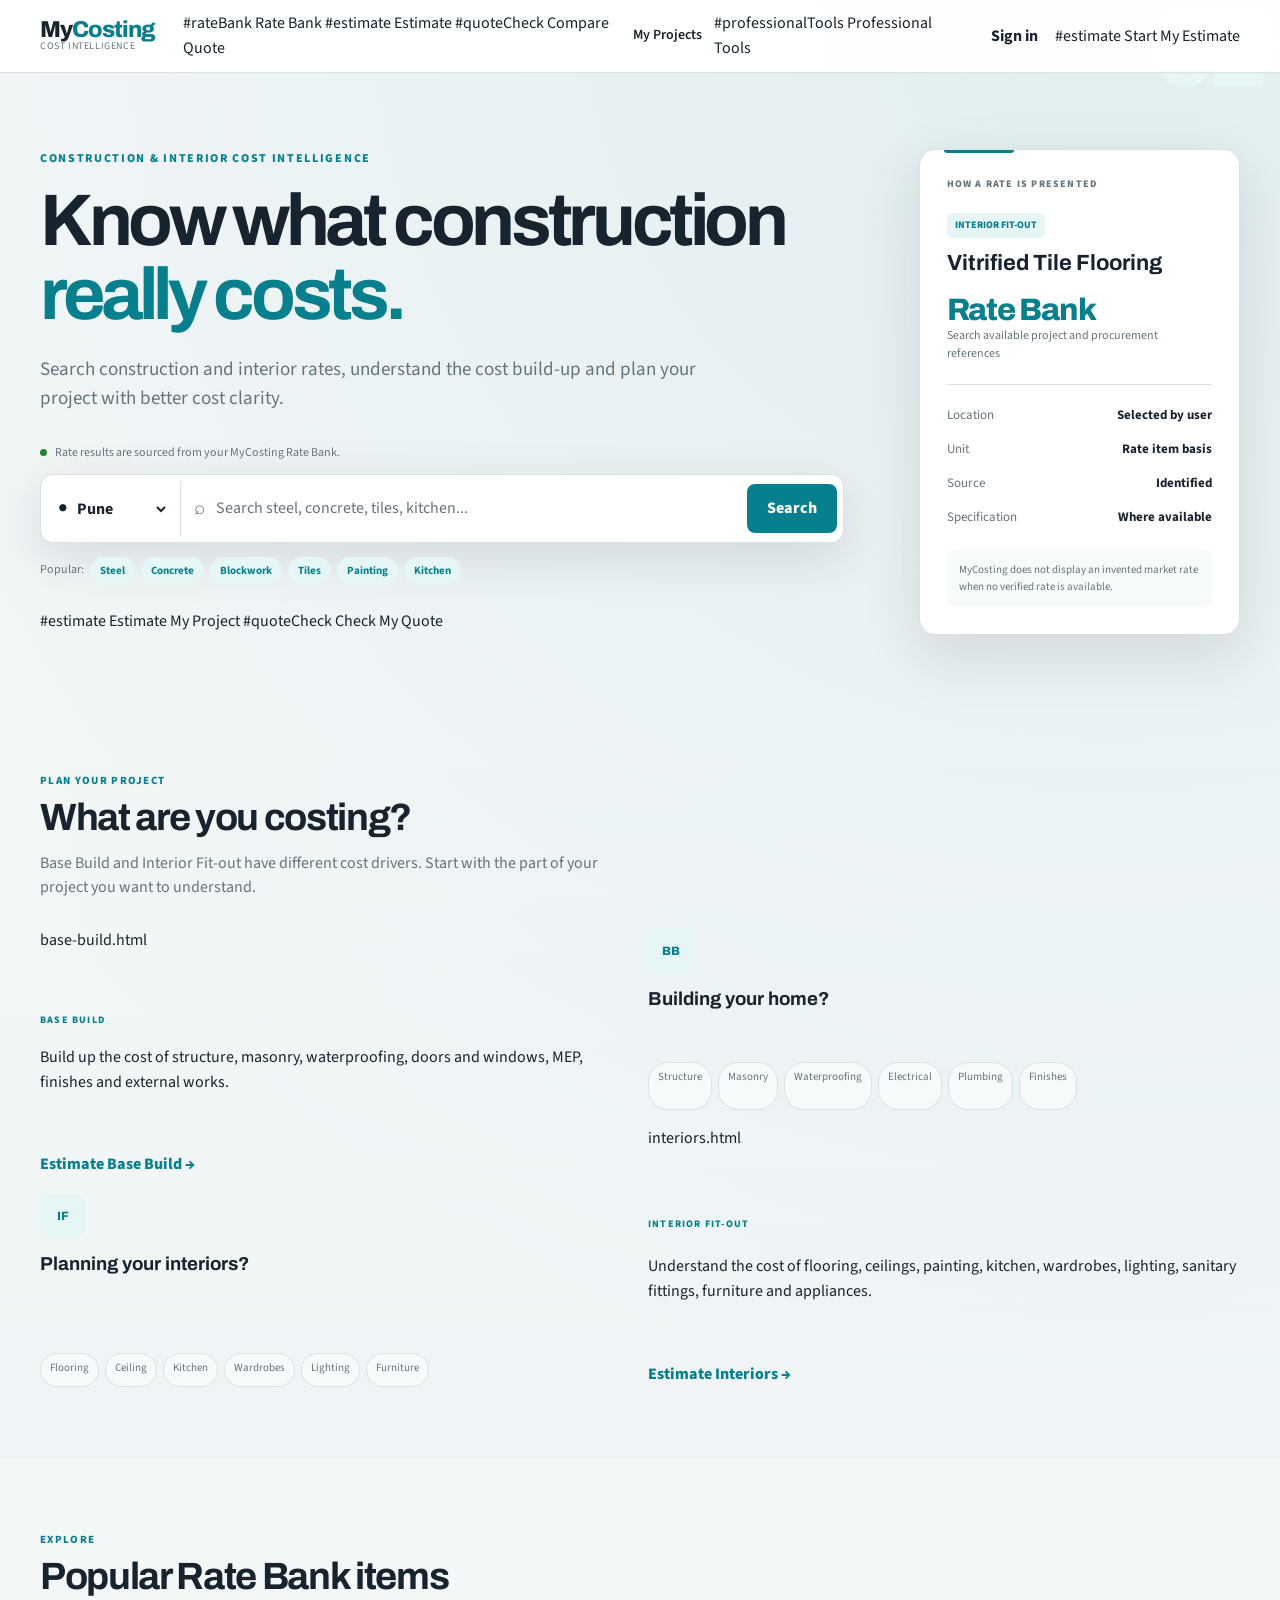
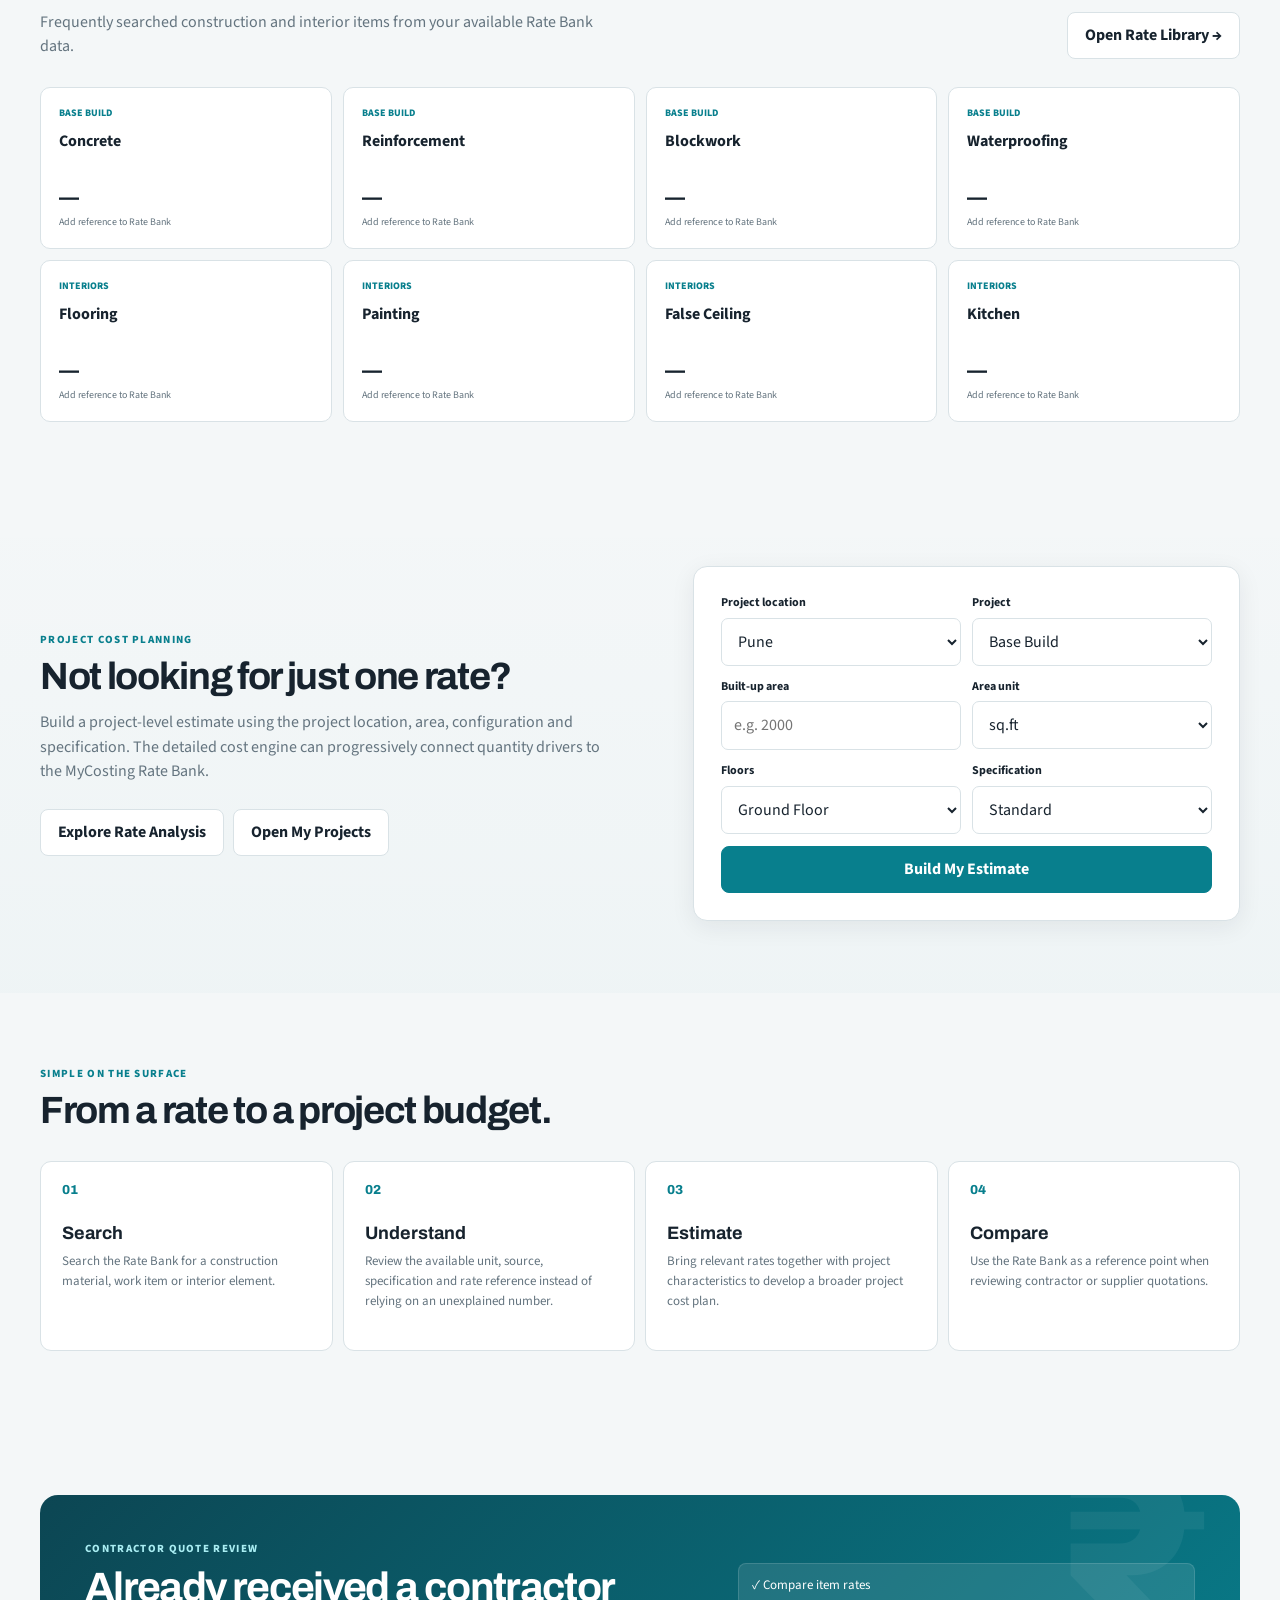
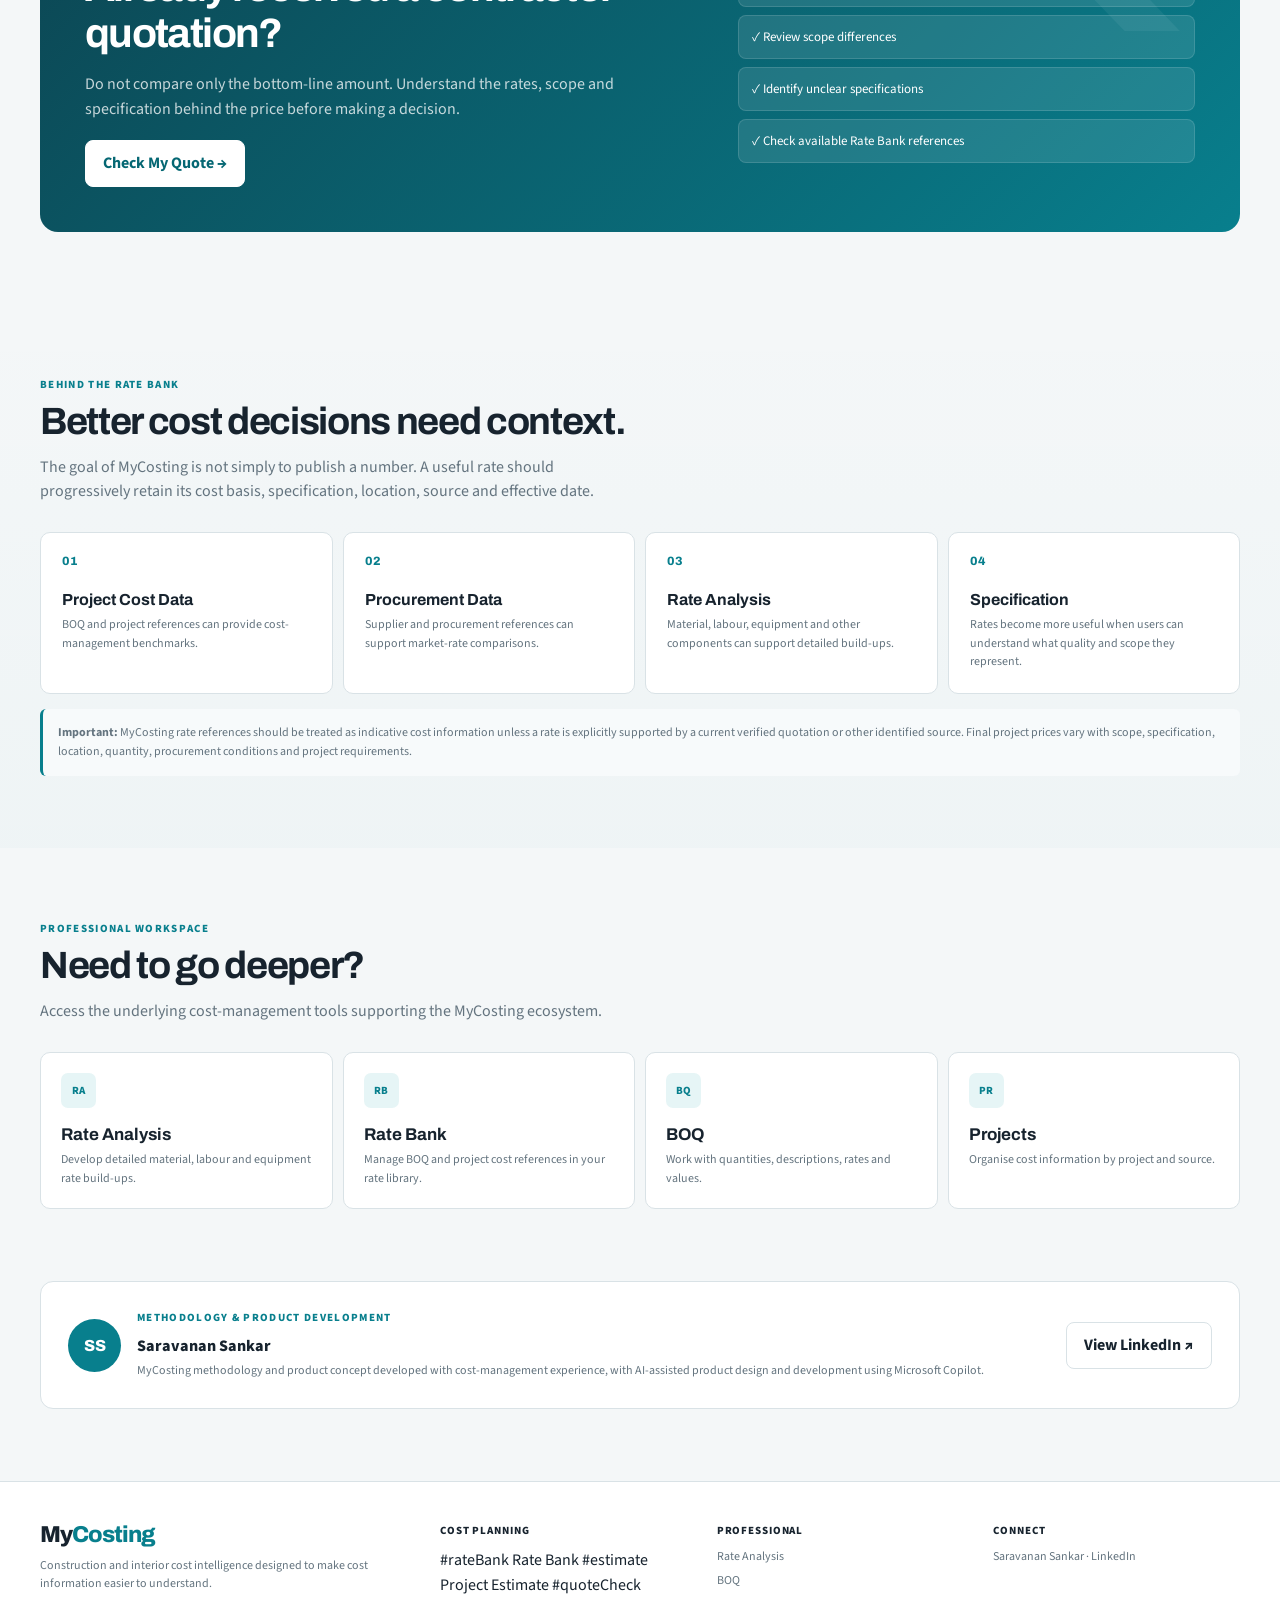
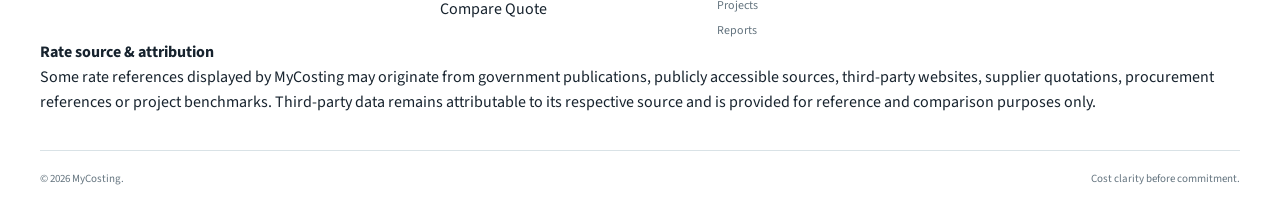
<file: index.html>
<!DOCTYPE html>
<html lang="en">
<head>
<meta charset="utf-8">
<meta name="viewport" content="width=device-width, initial-scale=1, viewport-fit=cover">

<title>MyCosting | Construction & Interior Cost Intelligence</title>

<meta
  name="description"
  content="Search construction and interior rates, estimate project costs and understand where your construction budget goes with MyCosting."
>
  
<link
  href="https://fonts.googleapis.com/css2?family=Archivo:wght@500;600;700;800&family=Source+Sans+3:wght@400;500;600;700&display=swap"
  rel="stylesheet"
>

<style>

/* =========================================================
   DESIGN SYSTEM
   ========================================================= */

:root{
  --bg:#f4f7f8;
  --panel:#ffffff;
  --panel-soft:#f7fafb;

  --ink:#17232e;
  --mute:#64747f;

  --line:#d9e2e6;

  --accent:#087f8d;
  --accent-dark:#056773;
  --accent-soft:#e6f5f6;

  --navy:#102a36;

  --green:#25823b;
  --green-soft:#eaf7ed;

  --amber:#a96c16;
  --amber-soft:#fff6e3;

  --danger:#b42318;
  --danger-soft:#fdecea;

  --shadow:
    0 6px 25px rgba(23,35,46,.07);

  --shadow-large:
    0 20px 60px rgba(23,35,46,.12);

  --radius:14px;
  --radius-small:9px;
}


@media(prefers-color-scheme:dark){

  :root{

    --bg:#10191f;
    --panel:#18242b;
    --panel-soft:#202e36;

    --ink:#edf3f5;
    --mute:#9dacb5;

    --line:#30414b;

    --accent:#50c8d5;
    --accent-dark:#3db2bf;
    --accent-soft:#193b42;

    --navy:#edf3f5;

    --green:#65ce7b;
    --green-soft:#193820;

    --amber:#e2b35c;
    --amber-soft:#392f1b;

    --danger:#ef766c;
    --danger-soft:#3a211f;

    --shadow:
      0 10px 35px rgba(0,0,0,.20);

    --shadow-large:
      0 25px 70px rgba(0,0,0,.30);

  }

}


/* =========================================================
   GLOBAL
   ========================================================= */

*{
  box-sizing:border-box;
}

html{
  scroll-behavior:smooth;
}

body{

  margin:0;

  color:var(--ink);

  background:
    radial-gradient(
      circle at 87% 0%,
      rgba(8,127,141,.08),
      transparent 28%
    ),
    var(--bg);

  font:
    400 16px/1.55
    "Source Sans 3",
    system-ui,
    sans-serif;

}

h1,
h2,
h3,
h4{

  margin:0;

  font-family:
    Archivo,
    system-ui,
    sans-serif;

  line-height:1.13;

}

p{
  margin-top:0;
}

button,
input,
select{
  font:inherit;
}

button{
  cursor:pointer;
}

a{
  color:inherit;
  -webkit-tap-highlight-color:transparent;
}

.wrap{

  width:min(
    1200px,
    calc(100% - 36px)
  );

  margin:auto;

}

.muted{
  color:var(--mute);
}

.section{

  padding:72px 0;

}

.section-soft{

  background:
    linear-gradient(
      180deg,
      transparent,
      rgba(8,127,141,.025)
    );

}

.section-kicker{

  margin-bottom:8px;

  color:var(--accent);

  font-size:11px;
  font-weight:800;

  letter-spacing:.12em;
  text-transform:uppercase;

}

.section-title{

  font-size:
    clamp(
      27px,
      4vw,
      38px
    );

  letter-spacing:-.035em;

}

.section-description{

  max-width:570px;

  margin:
    11px 0 0;

  color:var(--mute);

  font-size:16px;

}

.section-heading{

  display:flex;

  align-items:flex-end;
  justify-content:space-between;

  gap:30px;

  margin-bottom:28px;

}


/* =========================================================
   BUTTONS
   ========================================================= */

.btn{

  display:inline-flex;

  align-items:center;
  justify-content:center;

  gap:7px;

  min-height:43px;

  padding:
    10px 17px;

  color:var(--ink);

  background:var(--panel);

  border:
    1px solid
    var(--line);

  border-radius:8px;

  text-decoration:none;

  font-weight:700;

  transition:.18s ease;

}

.btn:hover{

  border-color:
    var(--accent);

  transform:
    translateY(-1px);

}

.btn.primary{

  color:#fff;

  background:
    var(--accent);

  border-color:
    var(--accent);

}

.btn.primary:hover{

  background:
    var(--accent-dark);

  border-color:
    var(--accent-dark);

}

.btn.large{

  min-height:49px;

  padding:
    12px 20px;

}


/* =========================================================
   HEADER
   ========================================================= */

.site-header{

  position:sticky;

  top:0;

  z-index:1000;

  background:
    rgba(255,255,255,.94);

  backdrop-filter:
    blur(16px);

  border-bottom:
    1px solid
    var(--line);

}

@media(prefers-color-scheme:dark){

  .site-header{

    background:
      rgba(16,25,31,.94);

  }

}

.nav{

  min-height:72px;

  display:flex;

  align-items:center;

  gap:28px;

}

.brand{

  flex:0 0 auto;

  text-decoration:none;

}

.brand-main{

  font:
    800 23px
    Archivo,
    sans-serif;

  letter-spacing:-.045em;

}

.brand-main span{
  color:var(--accent);
}

.brand-sub{

  margin-top:-3px;

  color:var(--mute);

  font-size:10px;

  letter-spacing:.06em;

}

.main-nav{

  flex:1;

  display:flex;

  align-items:center;

  gap:2px;

}

.main-nav a{

  padding:
    8px 10px;

  color:var(--ink);

  border-radius:6px;

  text-decoration:none;

  font-size:14px;
  font-weight:600;

  white-space:nowrap;

  transition:.18s;

}

.main-nav a:hover{

  color:var(--accent);

  background:
    var(--accent-soft);

}

.header-actions{

  display:flex;

  align-items:center;

  gap:8px;

}

.signin{

  border:0;

  background:transparent;

  color:var(--ink);

  font-weight:700;

  padding:9px;

}

.mobile-menu-button{

  display:none;

  width:40px;
  height:40px;

  border:
    1px solid
    var(--line);

  border-radius:7px;

  background:
    var(--panel);

  color:
    var(--ink);

  font-size:19px;

}


/* =========================================================
   HERO
   ========================================================= */

.hero{

  min-height:610px;

  padding:
    76px 0 65px;

  display:grid;

  grid-template-columns:
    minmax(0,1.55fr)
    minmax(300px,.62fr);

  gap:75px;

  align-items:center;

}

.hero-kicker{

  color:var(--accent);

  font-size:12px;
  font-weight:800;

  text-transform:uppercase;

  letter-spacing:.14em;

  margin-bottom:16px;

}

.hero h1{

  max-width:760px;

  font-size:
    clamp(
      44px,
      6.2vw,
      73px
    );

  line-height:1.01;

  letter-spacing:-.06em;

}

.hero h1 span{

  color:
    var(--accent);

}

.hero-copy{

  max-width:670px;

  margin:
    23px 0 30px;

  color:
    var(--mute);

  font-size:19px;

  line-height:1.55;

}

.hero-note{

  display:flex;

  align-items:center;

  gap:8px;

  margin-bottom:12px;

  color:
    var(--mute);

  font-size:12px;

}

.hero-note-dot{

  width:7px;
  height:7px;

  border-radius:50%;

  background:
    var(--green);

}


/* =========================================================
   RATE SEARCH
   ========================================================= */

.rate-search{

  max-width:820px;

  display:flex;

  padding:6px;

  background:
    var(--panel);

  border:
    1px solid
    var(--line);

  border-radius:13px;

  box-shadow:
    0 15px 50px
    rgba(23,35,46,.12);

  transition:.18s;

}

.rate-search:focus-within{

  border-color:
    var(--accent);

  box-shadow:
    0 15px 50px
    rgba(23,35,46,.12),
    0 0 0 3px
    var(--accent-soft);

}

.location-select{

  display:flex;

  align-items:center;

  gap:5px;

  padding:
    0 11px;

  border-right:
    1px solid
    var(--line);

}

.location-select select{

  max-width:115px;

  border:0;

  outline:0;

  background:
    transparent;

  color:
    var(--ink);

  font-weight:700;

}

.search-field{

  flex:1;

  min-width:0;

  display:flex;

  align-items:center;

}

.search-symbol{

  margin-left:13px;

  color:
    var(--mute);

  font-size:19px;

}

.search-field input{

  flex:1;

  min-width:0;

  padding:
    15px 11px;

  border:0;

  outline:0;

  background:
    transparent;

  color:
    var(--ink);

}

.search-field input::placeholder{

  color:
    var(--mute);

}

.search-button{

  border:0;

  border-radius:8px;

  padding:
    12px 20px;

  color:#fff;

  background:
    var(--accent);

  font-weight:800;

}

.search-button:hover{

  background:
    var(--accent-dark);

}

.popular-searches{

  display:flex;

  flex-wrap:wrap;

  align-items:center;

  gap:6px;

  margin-top:14px;

  color:
    var(--mute);

  font-size:12px;

}

.popular-searches button{

  padding:
    5px 10px;

  color:
    var(--accent);

  background:
    var(--accent-soft);

  border:0;

  border-radius:20px;

  font-size:11px;
  font-weight:700;

}

.popular-searches button:hover{

  color:#fff;

  background:
    var(--accent);

}

.hero-actions{

  display:flex;

  flex-wrap:wrap;

  gap:9px;

  margin-top:25px;

}


/* =========================================================
   HERO PREVIEW CARD
   ========================================================= */

.hero-card{

  position:relative;

  padding:27px;

  background:
    var(--panel);

  border:
    1px solid
    var(--line);

  border-radius:16px;

  box-shadow:
    var(--shadow-large);

}

.hero-card::before{

  content:"";

  position:absolute;

  top:0;
  left:24px;

  width:70px;
  height:3px;

  border-radius:
    0 0 4px 4px;

  background:
    var(--accent);

}

.preview-label{

  color:
    var(--mute);

  font-size:10px;
  font-weight:800;

  letter-spacing:.12em;

  text-transform:uppercase;

}

.preview-badge{

  display:inline-flex;

  margin-top:20px;

  padding:
    5px 8px;

  color:
    var(--accent);

  background:
    var(--accent-soft);

  border-radius:5px;

  font-size:10px;
  font-weight:800;

}

.hero-card h3{

  margin-top:13px;

  font-size:22px;

}

.preview-value{

  margin-top:17px;

  color:
    var(--accent);

  font:
    800 31px
    Archivo,
    sans-serif;

  letter-spacing:-.04em;

}

.preview-value small{

  color:
    var(--mute);

  font:
    600 13px
    "Source Sans 3",
    sans-serif;

}

.preview-context{

  color:
    var(--mute);

  font-size:12px;

}

.preview-divider{

  height:1px;

  margin:
    20px 0 13px;

  background:
    var(--line);

}

.preview-row{

  display:flex;

  justify-content:
    space-between;

  gap:15px;

  padding:
    7px 0;

  color:
    var(--mute);

  font-size:13px;

}

.preview-row strong{

  color:
    var(--ink);

  font-weight:700;

}

.preview-disclaimer{

  margin-top:14px;

  padding:
    12px;

  color:
    var(--mute);

  background:
    var(--panel-soft);

  border-radius:7px;

  font-size:11px;

}


/* =========================================================
   SEARCH RESULTS
   ========================================================= */

.rate-results{

  padding:
    0 0 65px;

}

.rate-results[hidden]{
  display:none;
}

.search-result-head{

  display:flex;

  align-items:flex-end;

  justify-content:
    space-between;

  gap:20px;

  margin-bottom:17px;

}

.search-result-grid{

  display:grid;

  grid-template-columns:
    repeat(3,1fr);

  gap:12px;

}

.rate-card{

  padding:19px;

  background:
    var(--panel);

  border:
    1px solid
    var(--line);

  border-radius:11px;

  box-shadow:
    var(--shadow);

  transition:.18s;

}

.rate-card:hover{

  transform:
    translateY(-2px);

  border-color:
    var(--accent);

  box-shadow:
    var(--shadow-large);

}

.rate-card-top{

  display:flex;

  justify-content:
    space-between;

  align-items:center;

  gap:10px;

}

.badge{

  display:inline-flex;

  padding:
    4px 7px;

  color:
    var(--accent);

  background:
    var(--accent-soft);

  border-radius:5px;

  font-size:10px;
  font-weight:800;

}

.rate-source{

  max-width:135px;

  overflow:hidden;

  text-overflow:
    ellipsis;

  white-space:
    nowrap;

  color:
    var(--mute);

  font-size:10px;

}

.rate-card h3{

  margin-top:13px;

  font-size:17px;

}

.rate-value{

  margin-top:14px;

  color:
    var(--accent);

  font:
    800 25px
    Archivo,
    sans-serif;

}

.rate-value small{

  color:
    var(--mute);

  font:
    600 12px
    "Source Sans 3",
    sans-serif;

}

.rate-spec{

  min-height:19px;

  margin-top:6px;

  color:
    var(--mute);

  font-size:12px;

}

.rate-meta{

  display:flex;

  justify-content:
    space-between;

  align-items:center;

  gap:10px;

  margin-top:16px;

  padding-top:12px;

  border-top:
    1px solid
    var(--line);

  color:
    var(--mute);

  font-size:10px;

}

.rate-meta a{

  color:
    var(--accent);

  text-decoration:none;

  font-weight:700;

}

.empty-results{

  grid-column:
    1 / -1;

  padding:44px 20px;

  text-align:center;

  color:
    var(--mute);

  background:
    var(--panel);

  border:
    1px dashed
    var(--line);

  border-radius:12px;

}

.empty-results strong{

  display:block;

  margin-bottom:5px;

  color:
    var(--ink);

  font-size:17px;

}


/* =========================================================
   PROJECT JOURNEYS
   ========================================================= */

.journey-grid{

  display:grid;

  grid-template-columns:
    1fr 1fr;

  gap:16px;

}

.journey-card{

  display:block;

  position:relative;

  min-height:345px;

  padding:30px;

  overflow:hidden;

  color:var(--ink);

  background:
    var(--panel);

  border:
    1px solid
    var(--line);

  border-radius:15px;

  text-decoration:none;

  transition:.2s ease;

}

.journey-card:hover{

  transform:
    translateY(-3px);

  border-color:
    var(--accent);

  box-shadow:
    var(--shadow-large);

}

.journey-number{

  position:absolute;

  right:20px;
  top:3px;

  color:
    var(--accent-soft);

  font:
    800 95px
    Archivo,
    sans-serif;

  letter-spacing:-.07em;

}

.journey-icon{

  width:45px;
  height:45px;

  display:grid;

  place-items:center;

  color:
    var(--accent);

  background:
    var(--accent-soft);

  border-radius:9px;

  font:
    800 12px
    Archivo,
    sans-serif;

}

.journey-type{

  margin-top:24px;

  color:
    var(--accent);

  font-size:10px;
  font-weight:800;

  letter-spacing:.12em;

}

.journey-card h3{

  margin-top:7px;

  font-size:27px;

}

.journey-card p{

  max-width:500px;

  margin-top:11px;

  color:
    var(--mute);

}

.journey-tags{

  display:flex;

  flex-wrap:wrap;

  gap:6px;

  margin-top:17px;

}

.journey-tags span{

  padding:
    5px 9px;

  color:
    var(--mute);

  background:
    var(--panel-soft);

  border:
    1px solid
    var(--line);

  border-radius:20px;

  font-size:11px;

}

.journey-link{

  display:block;

  margin-top:26px;

  color:
    var(--accent);

  font-weight:800;

}


/* =========================================================
   POPULAR RATE BANK
   ========================================================= */

.popular-rate-grid{

  display:grid;

  grid-template-columns:
    repeat(4,1fr);

  gap:11px;

}

.popular-rate-card{

  padding:18px;

  background:
    var(--panel);

  border:
    1px solid
    var(--line);

  border-radius:10px;

  transition:.18s;

}

.popular-rate-card:hover{

  border-color:
    var(--accent);

  transform:
    translateY(-2px);

}

.popular-category{

  color:
    var(--accent);

  font-size:10px;
  font-weight:800;

  text-transform:
    uppercase;

}

.popular-name{

  min-height:44px;

  margin-top:7px;

  font-weight:700;

}

.popular-price{

  margin-top:13px;

  font:
    800 20px
    Archivo,
    sans-serif;

}

.popular-price small{

  color:
    var(--mute);

  font:
    600 11px
    "Source Sans 3",
    sans-serif;

}

.popular-source{

  margin-top:7px;

  color:
    var(--mute);

  font-size:10px;

}


/* =========================================================
   PROJECT ESTIMATOR
   ========================================================= */

.estimator{

  display:grid;

  grid-template-columns:
    1fr .9fr;

  gap:45px;

  align-items:center;

}

.estimator-form{

  padding:27px;

  background:
    var(--panel);

  border:
    1px solid
    var(--line);

  border-radius:14px;

  box-shadow:
    var(--shadow);

}

.form-row{

  display:grid;

  grid-template-columns:
    1fr 1fr;

  gap:11px;

}

.field{

  margin-bottom:12px;

}

.field label{

  display:block;

  margin-bottom:5px;

  font-size:12px;
  font-weight:700;

}

.field input,
.field select{

  width:100%;

  padding:
    11px 12px;

  outline:0;

  color:
    var(--ink);

  background:
    var(--panel);

  border:
    1px solid
    var(--line);

  border-radius:7px;

}

.field input:focus,
.field select:focus{

  border-color:
    var(--accent);

  box-shadow:
    0 0 0 3px
    var(--accent-soft);

}

.estimate-message{

  display:none;

  margin-top:13px;

  padding:12px;

  color:
    var(--mute);

  background:
    var(--panel-soft);

  border-radius:7px;

  font-size:12px;

}

.estimate-message.visible{
  display:block;
}


/* =========================================================
   PROBLEM / SOLUTION STEPS
   ========================================================= */

.steps-grid{

  display:grid;

  grid-template-columns:
    repeat(4,1fr);

  gap:10px;

}

.step{

  position:relative;

  min-height:190px;

  padding:21px;

  background:
    var(--panel);

  border:
    1px solid
    var(--line);

  border-radius:11px;

}

.step-number{

  color:
    var(--accent);

  font:
    800 13px
    Archivo,
    sans-serif;

}

.step h3{

  margin-top:26px;

  font-size:18px;

}

.step p{

  margin:
    8px 0 0;

  color:
    var(--mute);

  font-size:13px;

}


/* =========================================================
   QUOTE CHECK
   ========================================================= */

.quote-box{

  position:relative;

  overflow:hidden;

  display:grid;

  grid-template-columns:
    1.15fr .85fr;

  gap:35px;

  align-items:center;

  padding:45px;

  color:#fff;

  background:
    linear-gradient(
      135deg,
      #0c4653,
      #087f8d
    );

  border-radius:18px;

}

.quote-box::after{

  content:"₹";

  position:absolute;

  right:33px;
  top:-75px;

  color:
    rgba(255,255,255,.06);

  font:
    800 240px
    Archivo,
    sans-serif;

}

.quote-box h2{

  max-width:600px;

  margin-top:6px;

  font-size:
    clamp(
      28px,
      4vw,
      41px
    );

  letter-spacing:-.04em;

}

.quote-box p{

  max-width:600px;

  margin:
    15px 0 0;

  color:
    rgba(255,255,255,.77);

}

.quote-list{

  position:relative;

  z-index:2;

  display:grid;

  gap:8px;

}

.quote-item{

  padding:
    11px 13px;

  background:
    rgba(255,255,255,.1);

  border:
    1px solid
    rgba(255,255,255,.13);

  border-radius:8px;

  font-size:13px;

}

.quote-action{

  margin-top:18px;

}

.quote-action .btn{

  color:
    var(--accent-dark);

  background:#fff;

  border-color:#fff;

}


/* =========================================================
   RATE METHODOLOGY
   ========================================================= */

.method-grid{

  display:grid;

  grid-template-columns:
    repeat(4,1fr);

  gap:10px;

}

.method-card{

  padding:21px;

  background:
    var(--panel);

  border:
    1px solid
    var(--line);

  border-radius:10px;

}

.method-code{

  color:
    var(--accent);

  font:
    800 12px
    Archivo,
    sans-serif;

}

.method-card h3{

  margin-top:23px;

  font-size:16px;

}

.method-card p{

  margin:
    7px 0 0;

  color:
    var(--mute);

  font-size:12px;

}

.method-note{

  margin-top:15px;

  padding:15px;

  color:
    var(--mute);

  background:
    var(--panel-soft);

  border-left:
    3px solid
    var(--accent);

  border-radius:6px;

  font-size:12px;

}


/* =========================================================
   PROFESSIONAL TOOLS
   ========================================================= */

.tools-grid{

  display:grid;

  grid-template-columns:
    repeat(4,1fr);

  gap:10px;

}

.tool-card{

  display:block;

  padding:20px;

  color:
    var(--ink);

  background:
    var(--panel);

  border:
    1px solid
    var(--line);

  border-radius:10px;

  text-decoration:none;

  transition:.18s;

}

.tool-card:hover{

  border-color:
    var(--accent);

  transform:
    translateY(-2px);

}

.tool-code{

  width:35px;
  height:35px;

  display:grid;

  place-items:center;

  color:
    var(--accent);

  background:
    var(--accent-soft);

  border-radius:7px;

  font-size:11px;
  font-weight:800;

}

.tool-card h3{

  margin-top:17px;

  font-size:17px;

}

.tool-card p{

  margin:
    7px 0 0;

  color:
    var(--mute);

  font-size:12px;

}


/* =========================================================
   AUTHOR
   ========================================================= */

.author-box{

  display:flex;

  align-items:center;

  justify-content:
    space-between;

  gap:30px;

  padding:27px;

  background:
    var(--panel);

  border:
    1px solid
    var(--line);

  border-radius:13px;

}

.author-avatar{

  flex:0 0 auto;

  width:53px;
  height:53px;

  display:grid;

  place-items:center;

  color:#fff;

  background:
    var(--accent);

  border-radius:50%;

  font:
    800 16px
    Archivo,
    sans-serif;

}

.author-left{

  flex:1;

  display:flex;

  align-items:center;

  gap:16px;

}

.author-name{

  font-weight:800;

}

.author-copy{

  margin-top:3px;

  color:
    var(--mute);

  font-size:12px;

}


/* =========================================================
   FOOTER
   ========================================================= */

footer{

  padding:
    40px 0 27px;

  background:
    var(--panel);

  border-top:
    1px solid
    var(--line);

}

.footer-main{

  display:grid;

  grid-template-columns:
    1.5fr 1fr 1fr 1fr;

  gap:30px;

}

.footer-brand-copy{

  max-width:340px;

  margin-top:10px;

  color:
    var(--mute);

  font-size:12px;

}

.footer-title{

  margin-bottom:9px;

  font-size:11px;
  font-weight:800;

  letter-spacing:.08em;

  text-transform:uppercase;

}

.footer-links{

  display:grid;

  gap:6px;

}

.footer-links a{

  color:
    var(--mute);

  text-decoration:none;

  font-size:12px;

}

.footer-links a:hover{
  color:var(--accent);
}

.footer-bottom{

  display:flex;

  justify-content:
    space-between;

  gap:20px;

  margin-top:35px;

  padding-top:19px;

  border-top:
    1px solid
    var(--line);

  color:
    var(--mute);

  font-size:11px;

}


/* =========================================================
   MODAL
   ========================================================= */

.modal{

  display:none;

  position:fixed;

  inset:0;

  z-index:2000;

  align-items:center;
  justify-content:center;

  padding:20px;

  background:
    rgba(9,18,23,.63);

}

.modal.open{
  display:flex;
}

.modal-box{

  width:min(430px,100%);

  padding:25px;

  background:
    var(--panel);

  border:
    1px solid
    var(--line);

  border-radius:13px;

  box-shadow:
    0 30px 90px
    rgba(0,0,0,.28);

}

.modal-head{

  display:flex;

  align-items:flex-start;

  justify-content:
    space-between;

  margin-bottom:20px;

}

.modal-head h2{

  font-size:25px;

}

.modal-close{

  border:0;

  color:
    var(--mute);

  background:
    transparent;

  font-size:23px;

}

.modal-sub{

  margin-top:4px;

  color:
    var(--mute);

  font-size:13px;

}


/* =========================================================
   RESPONSIVE
   ========================================================= */

@media(max-width:1000px){

  .hero{

    gap:35px;

  }

  .popular-rate-grid,
  .tools-grid{

    grid-template-columns:
      repeat(2,1fr);

  }

  .steps-grid,
  .method-grid{

    grid-template-columns:
      repeat(2,1fr);

  }

}


@media(max-width:850px){

  .main-nav{
    display:none;
  }

  .main-nav.mobile-open{

    position:absolute;

    display:grid;

    left:16px;
    right:16px;

    top:65px;

    padding:10px;

    background:
      var(--panel);

    border:
      1px solid
      var(--line);

    border-radius:10px;

    box-shadow:
      var(--shadow-large);

  }

  .mobile-menu-button{
    display:block;
  }

  .header-actions .btn{
    display:none;
  }

  .hero{

    min-height:auto;

    grid-template-columns:
      1fr;

    gap:36px;

    padding:
      55px 0;

  }

  .hero-card{
    max-width:540px;
  }

  .search-result-grid{

    grid-template-columns:
      repeat(2,1fr);

  }

  .journey-grid,
  .estimator,
  .quote-box{

    grid-template-columns:
      1fr;

  }

  .quote-box{

    padding:32px;

  }

  .footer-main{

    grid-template-columns:
      1fr 1fr;

  }

}


@media(max-width:600px){

  .wrap{

    width:
      min(
        100% - 24px,
        1200px
      );

  }

  .brand-sub{
    display:none;
  }

  .signin{
    display:none;
  }

  .section{

    padding:
      52px 0;

  }

  .hero{

    padding:
      42px 0;

  }

  .hero h1{

    font-size:43px;

  }

  .hero-copy{

    font-size:16px;

  }

  .rate-search{

    display:block;

  }

  .location-select{

    padding:
      10px 9px;

    border-right:0;

    border-bottom:
      1px solid
      var(--line);

  }

  .search-field{

    padding-top:2px;

  }

  .search-field input{

    padding:
      13px 8px;

  }

  .search-button{

    margin-right:2px;

    padding:
      11px 13px;

  }

  .search-result-grid,
  .popular-rate-grid,
  .steps-grid,
  .method-grid,
  .tools-grid{

    grid-template-columns:
      1fr;

  }

  .section-heading{

    align-items:flex-start;

    flex-direction:column;

  }

  .form-row{

    grid-template-columns:
      1fr;

  }

  .author-box{

    align-items:flex-start;

    flex-direction:column;

  }

  .footer-main{

    grid-template-columns:
      1fr;

  }

  .footer-bottom{

    flex-direction:column;

  }

}


@media(prefers-reduced-motion:reduce){

  *,
  *::before,
  *::after{

    scroll-behavior:auto!important;
    animation:none!important;
    transition:none!important;

  }

}

</style>
</head>

<body>


<!-- =======================================================
     HEADER
======================================================== -->

<header class="site-header">

<div class="wrap nav">

  <a
    class="brand"
    href="index.html"
    aria-label="MyCosting Home"
  >

    <div class="brand-main">
      My<span>Costing</span>
    </div>

    <div class="brand-sub">
      COST INTELLIGENCE
    </div>

  </a>


  <nav
    class="main-nav"
    id="mainNav"
    aria-label="Main navigation"
  >

    #rateBank
      Rate Bank
    </a>

    #estimate
      Estimate
    </a>

    #quoteCheck
      Compare Quote
    </a>

    <a href="projects.html">
      My Projects
    </a>

    #professionalTools
      Professional Tools
    </a>

  </nav>


  <div class="header-actions">

    <button
      class="signin"
      id="signInButton"
      type="button"
    >
      Sign in
    </button>

    #estimate
      Start My Estimate
    </a>

    <button
      class="mobile-menu-button"
      id="mobileMenuButton"
      type="button"
      aria-label="Open navigation"
    >
      ☰
    </button>

  </div>

</div>

</header>


<main>


<!-- =======================================================
     HERO
======================================================== -->

<div class="wrap">

<section class="hero">

  <div>

    <div class="hero-kicker">
      Construction & Interior Cost Intelligence
    </div>

    <h1>
      Know what construction
      <span>really costs.</span>
    </h1>

    <p class="hero-copy">
      Search construction and interior rates, understand
      the cost build-up and plan your project with better
      cost clarity.
    </p>


    <div class="hero-note">

      <span class="hero-note-dot"></span>

      Rate results are sourced from your
      MyCosting Rate Bank.

    </div>


    <div
      class="rate-search"
      id="rateBank"
    >

      <div class="location-select">

        <span aria-hidden="true">
          ●
        </span>

        <select
          id="rateLocation"
          aria-label="Rate location"
        >

          <option value="Pune">
            Pune
          </option>

          <option value="Mumbai">
            Mumbai
          </option>

          <option value="Bengaluru">
            Bengaluru
          </option>

          <option value="Hyderabad">
            Hyderabad
          </option>

          <option value="Chennai">
            Chennai
          </option>

          <option value="Delhi NCR">
            Delhi NCR
          </option>

        </select>

      </div>


      <div class="search-field">

        <span
          class="search-symbol"
          aria-hidden="true"
        >
          ⌕
        </span>

        <input
          id="rateSearch"
          type="search"
          autocomplete="off"
          placeholder="Search steel, concrete, tiles, kitchen..."
          aria-label="Search MyCosting Rate Bank"
        >

        <button
          class="search-button"
          id="rateSearchButton"
          type="button"
        >
          Search
        </button>

      </div>

    </div>


    <div class="popular-searches">

      <span>Popular:</span>

      <button
        type="button"
        data-search="steel"
      >
        Steel
      </button>

      <button
        type="button"
        data-search="concrete"
      >
        Concrete
      </button>

      <button
        type="button"
        data-search="block"
      >
        Blockwork
      </button>

      <button
        type="button"
        data-search="tile"
      >
        Tiles
      </button>

      <button
        type="button"
        data-search="painting"
      >
        Painting
      </button>

      <button
        type="button"
        data-search="kitchen"
      >
        Kitchen
      </button>

    </div>


    <div class="hero-actions">

      #estimate
        Estimate My Project
      </a>

      #quoteCheck
        Check My Quote
      </a>

    </div>

  </div>


  <!-- SAMPLE RESULT CARD -->

  <div class="hero-card">

    <div class="preview-label">
      HOW A RATE IS PRESENTED
    </div>

    <div class="preview-badge">
      INTERIOR FIT-OUT
    </div>

    <h3>
      Vitrified Tile Flooring
    </h3>

    <div class="preview-value">
      Rate Bank
    </div>

    <div class="preview-context">
      Search available project and procurement references
    </div>


    <div class="preview-divider"></div>


    <div class="preview-row">

      <span>
        Location
      </span>

      <strong>
        Selected by user
      </strong>

    </div>


    <div class="preview-row">

      <span>
        Unit
      </span>

      <strong>
        Rate item basis
      </strong>

    </div>


    <div class="preview-row">

      <span>
        Source
      </span>

      <strong>
        Identified
      </strong>

    </div>


    <div class="preview-row">

      <span>
        Specification
      </span>

      <strong>
        Where available
      </strong>

    </div>


    <div class="preview-disclaimer">

      MyCosting does not display an invented market
      rate when no verified rate is available.

    </div>

  </div>

</section>

</div>


<!-- =======================================================
     SEARCH RESULTS
======================================================== -->

<div class="wrap">

<section
  class="rate-results"
  id="rateResultsSection"
  hidden
>

  <div class="search-result-head">

    <div>

      <div class="section-kicker">
        MYCOSTING RATE BANK
      </div>

      <h2 class="section-title">
        Rate search results
      </h2>

    </div>

    <div
      class="muted"
      id="searchSummary"
    ></div>

  </div>


  <div
    class="search-result-grid"
    id="rateSearchResults"
  ></div>

</section>

</div>


<!-- =======================================================
     BASE BUILD / INTERIOR
======================================================== -->

<section class="section section-soft">

<div class="wrap">

  <div class="section-heading">

    <div>

      <div class="section-kicker">
        PLAN YOUR PROJECT
      </div>

      <h2 class="section-title">
        What are you costing?
      </h2>

      <p class="section-description">

        Base Build and Interior Fit-out have different
        cost drivers. Start with the part of your project
        you want to understand.

      </p>

    </div>

  </div>


  <div class="journey-grid">

    base-build.html

      <div class="journey-number">
        01
      </div>

      <div class="journey-icon">
        BB
      </div>

      <div class="journey-type">
        BASE BUILD
      </div>

      <h3>
        Building your home?
      </h3>

      <p>

        Build up the cost of structure, masonry,
        waterproofing, doors and windows, MEP,
        finishes and external works.

      </p>

      <div class="journey-tags">

        <span>Structure</span>
        <span>Masonry</span>
        <span>Waterproofing</span>
        <span>Electrical</span>
        <span>Plumbing</span>
        <span>Finishes</span>

      </div>

      <strong class="journey-link">
        Estimate Base Build →
      </strong>

    </a>


    interiors.html

      <div class="journey-number">
        02
      </div>

      <div class="journey-icon">
        IF
      </div>

      <div class="journey-type">
        INTERIOR FIT-OUT
      </div>

      <h3>
        Planning your interiors?
      </h3>

      <p>

        Understand the cost of flooring, ceilings,
        painting, kitchen, wardrobes, lighting,
        sanitary fittings, furniture and appliances.

      </p>

      <div class="journey-tags">

        <span>Flooring</span>
        <span>Ceiling</span>
        <span>Kitchen</span>
        <span>Wardrobes</span>
        <span>Lighting</span>
        <span>Furniture</span>

      </div>

      <strong class="journey-link">
        Estimate Interiors →
      </strong>

    </a>

  </div>

</div>

</section>


<!-- =======================================================
     POPULAR RATE BANK
======================================================== -->

<section class="section">

<div class="wrap">

  <div class="section-heading">

    <div>

      <div class="section-kicker">
        EXPLORE
      </div>

      <h2 class="section-title">
        Popular Rate Bank items
      </h2>

      <p class="section-description">

        Frequently searched construction and interior
        items from your available Rate Bank data.

      </p>

    </div>


    <a
      class="btn"
      href="rate-library.html"
    >
      Open Rate Library →
    </a>

  </div>


  <div
    class="popular-rate-grid"
    id="popularRates"
  ></div>

</div>

</section>


<!-- =======================================================
     ESTIMATOR
======================================================== -->

<section
  class="section section-soft"
  id="estimate"
>

<div class="wrap estimator">


  <div>

    <div class="section-kicker">
      PROJECT COST PLANNING
    </div>

    <h2 class="section-title">
      Not looking for just one rate?
    </h2>

    <p class="section-description">

      Build a project-level estimate using the project
      location, area, configuration and specification.
      The detailed cost engine can progressively connect
      quantity drivers to the MyCosting Rate Bank.

    </p>


    <div
      class="hero-actions"
      style="margin-top:25px;"
    >

      <a
        class="btn"
        href="rate-analysis.html"
      >
        Explore Rate Analysis
      </a>

      <a
        class="btn"
        href="projects.html"
      >
        Open My Projects
      </a>

    </div>

  </div>


  <div class="estimator-form">

    <div class="form-row">

      <div class="field">

        <label for="estimateLocation">
          Project location
        </label>

        <select id="estimateLocation">

          <option>
            Pune
          </option>

          <option>
            Mumbai
          </option>

          <option>
            Bengaluru
          </option>

          <option>
            Hyderabad
          </option>

          <option>
            Chennai
          </option>

        </select>

      </div>


      <div class="field">

        <label for="estimateType">
          Project
        </label>

        <select id="estimateType">

          <option value="Base Build">
            Base Build
          </option>

          <option value="Interior Fit-out">
            Interior Fit-out
          </option>

          <option value="Complete Home">
            Complete Home
          </option>

        </select>

      </div>

    </div>


    <div class="form-row">

      <div class="field">

        <label for="estimateArea">
          Built-up area
        </label>

        <input
          id="estimateArea"
          type="number"
          min="1"
          placeholder="e.g. 2000"
        >

      </div>


      <div class="field">

        <label for="estimateUnit">
          Area unit
        </label>

        <select id="estimateUnit">

          <option value="sq.ft">
            sq.ft
          </option>

          <option value="sq.m">
            sq.m
          </option>

        </select>

      </div>

    </div>


    <div class="form-row">

      <div class="field">

        <label for="estimateFloors">
          Floors
        </label>

        <select id="estimateFloors">

          <option>
            Ground Floor
          </option>

          <option>
            G+1
          </option>

          <option>
            G+2
          </option>

          <option>
            G+3
          </option>

        </select>

      </div>


      <div class="field">

        <label for="estimateQuality">
          Specification
        </label>

        <select id="estimateQuality">

          <option>
            Essential
          </option>

          <option selected>
            Standard
          </option>

          <option>
            Premium
          </option>

          <option>
            Luxury
          </option>

        </select>

      </div>

    </div>


    <button
      class="btn primary"
      id="calculateEstimate"
      type="button"
      style="width:100%;"
    >
      Build My Estimate
    </button>


    <div
      class="estimate-message"
      id="estimateMessage"
    ></div>

  </div>

</div>

</section>


<!-- =======================================================
     HOW IT WORKS
======================================================== -->

<section class="section">

<div class="wrap">

  <div class="section-heading">

    <div>

      <div class="section-kicker">
        SIMPLE ON THE SURFACE
      </div>

      <h2 class="section-title">
        From a rate to a project budget.
      </h2>

    </div>

  </div>


  <div class="steps-grid">

    <div class="step">

      <div class="step-number">
        01
      </div>

      <h3>
        Search
      </h3>

      <p>

        Search the Rate Bank for a construction
        material, work item or interior element.

      </p>

    </div>


    <div class="step">

      <div class="step-number">
        02
      </div>

      <h3>
        Understand
      </h3>

      <p>

        Review the available unit, source,
        specification and rate reference instead
        of relying on an unexplained number.

      </p>

    </div>


    <div class="step">

      <div class="step-number">
        03
      </div>

      <h3>
        Estimate
      </h3>

      <p>

        Bring relevant rates together with project
        characteristics to develop a broader
        project cost plan.

      </p>

    </div>


    <div class="step">

      <div class="step-number">
        04
      </div>

      <h3>
        Compare
      </h3>

      <p>

        Use the Rate Bank as a reference point when
        reviewing contractor or supplier quotations.

      </p>

    </div>

  </div>

</div>

</section>


<!-- =======================================================
     QUOTE CHECK
======================================================== -->

<section
  class="section"
  id="quoteCheck"
>

<div class="wrap">

  <div class="quote-box">

    <div>

      <div
        class="section-kicker"
        style="color:#a9edf2;"
      >
        CONTRACTOR QUOTE REVIEW
      </div>

      <h2>
        Already received a contractor quotation?
      </h2>

      <p>

        Do not compare only the bottom-line amount.
        Understand the rates, scope and specification
        behind the price before making a decision.

      </p>

      <div class="quote-action">

        <a
          class="btn"
          href="boq.html"
        >
          Check My Quote →
        </a>

      </div>

    </div>


    <div class="quote-list">

      <div class="quote-item">
        ✓ Compare item rates
      </div>

      <div class="quote-item">
        ✓ Review scope differences
      </div>

      <div class="quote-item">
        ✓ Identify unclear specifications
      </div>

      <div class="quote-item">
        ✓ Check available Rate Bank references
      </div>

    </div>

  </div>

</div>

</section>


<!-- =======================================================
     METHODOLOGY
======================================================== -->

<section class="section section-soft">

<div class="wrap">

  <div class="section-heading">

    <div>

      <div class="section-kicker">
        BEHIND THE RATE BANK
      </div>

      <h2 class="section-title">
        Better cost decisions need context.
      </h2>

      <p class="section-description">

        The goal of MyCosting is not simply to publish a
        number. A useful rate should progressively retain
        its cost basis, specification, location, source
        and effective date.

      </p>

    </div>

  </div>


  <div class="method-grid">

    <div class="method-card">

      <div class="method-code">
        01
      </div>

      <h3>
        Project Cost Data
      </h3>

      <p>

        BOQ and project references can provide
        cost-management benchmarks.

      </p>

    </div>


    <div class="method-card">

      <div class="method-code">
        02
      </div>

      <h3>
        Procurement Data
      </h3>

      <p>

        Supplier and procurement references can
        support market-rate comparisons.

      </p>

    </div>


    <div class="method-card">

      <div class="method-code">
        03
      </div>

      <h3>
        Rate Analysis
      </h3>

      <p>

        Material, labour, equipment and other
        components can support detailed build-ups.

      </p>

    </div>


    <div class="method-card">

      <div class="method-code">
        04
      </div>

      <h3>
        Specification
      </h3>

      <p>

        Rates become more useful when users can
        understand what quality and scope they represent.

      </p>

    </div>

  </div>


  <div class="method-note">

    <strong>Important:</strong>
    MyCosting rate references should be treated as
    indicative cost information unless a rate is
    explicitly supported by a current verified quotation
    or other identified source. Final project prices vary
    with scope, specification, location, quantity,
    procurement conditions and project requirements.

  </div>

</div>

</section>


<!-- =======================================================
     PROFESSIONAL TOOLS
======================================================== -->

<section
  class="section"
  id="professionalTools"
>

<div class="wrap">

  <div class="section-heading">

    <div>

      <div class="section-kicker">
        PROFESSIONAL WORKSPACE
      </div>

      <h2 class="section-title">
        Need to go deeper?
      </h2>

      <p class="section-description">

        Access the underlying cost-management tools
        supporting the MyCosting ecosystem.

      </p>

    </div>

  </div>


  <div class="tools-grid">


    <a
      class="tool-card"
      href="rate-analysis.html"
    >

      <div class="tool-code">
        RA
      </div>

      <h3>
        Rate Analysis
      </h3>

      <p>
        Develop detailed material,
        labour and equipment rate build-ups.
      </p>

    </a>


    <a
      class="tool-card"
      href="rate-library.html"
    >

      <div class="tool-code">
        RB
      </div>

      <h3>
        Rate Bank
      </h3>

      <p>
        Manage BOQ and project cost
        references in your rate library.
      </p>

    </a>


    <a
      class="tool-card"
      href="boq.html"
    >

      <div class="tool-code">
        BQ
      </div>

      <h3>
        BOQ
      </h3>

      <p>
        Work with quantities,
        descriptions, rates and values.
      </p>

    </a>


    <a
      class="tool-card"
      href="projects.html"
    >

      <div class="tool-code">
        PR
      </div>

      <h3>
        Projects
      </h3>

      <p>
        Organise cost information
        by project and source.
      </p>

    </a>


  </div>

</div>

</section>


<!-- =======================================================
     AUTHOR / CONTRIBUTOR
======================================================== -->

<section
  class="section"
  style="padding-top:0;"
>

<div class="wrap">

  <div class="author-box">

    <div class="author-left">

      <div class="author-avatar">
        SS
      </div>

      <div>

        <div class="section-kicker">
          METHODOLOGY & PRODUCT DEVELOPMENT
        </div>

        <div class="author-name">
          Saravanan Sankar
        </div>

        <div class="author-copy">

          MyCosting methodology and product concept developed
          with cost-management experience, with AI-assisted
          product design and development using Microsoft Copilot.

        </div>

      </div>

    </div>


    <a
      class="btn"
      href="https://www.linkedin.com/in/saravanans21/"
      target="_blank"
      rel="noopener noreferrer"
    >
      View LinkedIn ↗
    </a>

  </div>

</div>

</section>


</main>


<!-- =======================================================
     FOOTER
======================================================== -->

<footer>

<div class="wrap">


  <div class="footer-main">

    <div>

      <div class="brand-main">
        My<span>Costing</span>
      </div>

      <div class="footer-brand-copy">

        Construction and interior cost intelligence
        designed to make cost information easier to
        understand.

      </div>

    </div>


    <div>

      <div class="footer-title">
        Cost Planning
      </div>

      <div class="footer-links">

        #rateBank
          Rate Bank
        </a>

        #estimate
          Project Estimate
        </a>

        #quoteCheck
          Compare Quote
        </a>

      </div>

    </div>


    <div>

      <div class="footer-title">
        Professional
      </div>

      <div class="footer-links">

        <a href="rate-analysis.html">
          Rate Analysis
        </a>

        <a href="boq.html">
          BOQ
        </a>

        <a href="projects.html">
          Projects
        </a>

        <a href="reports.html">
          Reports
        </a>

      </div>

    </div>


    <div>

      <div class="footer-title">
        Connect
      </div>

      <div class="footer-links">

        <a
          href="https://www.linkedin.com/in/saravanans21/"
          target="_blank"
          rel="noopener noreferrer"
        >
          Saravanan Sankar · LinkedIn
        </a>

      </div>

    </div>

  </div>
<div class="third-party-notice">
  <strong>Rate source & attribution</strong>
  <p>
    Some rate references displayed by MyCosting may originate from
    government publications, publicly accessible sources, third-party
    websites, supplier quotations, procurement references or project
    benchmarks. Third-party data remains attributable to its respective
    source and is provided for reference and comparison purposes only.
  </p>
</div>

  <div class="footer-bottom">

    <div>
      © <span id="footerYear"></span>
      MyCosting.
    </div>

    <div>
      Cost clarity before commitment.
    </div>

  </div>

</div>

</footer>


<!-- =======================================================
     LOGIN
======================================================== -->

<div
  class="modal"
  id="loginModal"
  role="dialog"
  aria-modal="true"
  aria-labelledby="loginTitle"
>

<div class="modal-box">

  <div class="modal-head">

    <div>

      <h2 id="loginTitle">
        Sign in
      </h2>

      <div class="modal-sub">
        Access your MyCosting workspace.
      </div>

    </div>

    <button
      class="modal-close"
      id="closeLogin"
      type="button"
      aria-label="Close"
    >
      ×
    </button>

  </div>


  <p class="muted">

    Authentication has not yet been connected.
    Connect this interface to your selected
    authentication provider before accepting credentials.

  </p>


  <a
    class="btn primary"
    href="projects.html"
    style="width:100%;"
  >
    Continue to Workspace
  </a>

</div>

</div>


<script>

/* =========================================================
   CONFIG
   ========================================================= */

const RATE_LIBRARY_KEY =
  "myCosting.rateLibrary.v2";


const $ =
  id =>
    document.getElementById(id);


const fmt =
  new Intl.NumberFormat("en-IN");


/* =========================================================
   HELPERS
   ========================================================= */

function money(value){

  const number =
    Number(value);

  if(!Number.isFinite(number)){
    return "—";
  }

  return "₹" +
    fmt.format(
      Math.round(number)
    );

}


function esc(value){

  return String(
    value == null
      ? ""
      : value
  ).replace(
    /[&<>"']/g,
    character => ({

      "&":"&amp;",
      "<":"&lt;",
      ">":"&gt;",
      '"':"&quot;",
      "'":"&#039;"

    }[character])
  );

}


function normalise(value){

  return String(
    value || ""
  )
  .toLowerCase()
  .trim();

}


/* =========================================================
   RATE LIBRARY
   ========================================================= */

function loadRates(){

  try{

    const raw =
      localStorage.getItem(
        RATE_LIBRARY_KEY
      );

    if(!raw){
      return [];
    }


    const parsed =
      JSON.parse(raw);


    return Array.isArray(parsed)
      ? parsed
      : [];

  }catch(error){

    console.error(
      "Unable to read Rate Bank:",
      error
    );

    return [];

  }

}


function getRateValue(item){

  const value =
    Number(item.rate);

  return Number.isFinite(value)
    ? value
    : 0;

}


/* =========================================================
   SEARCH
   ========================================================= */

function buildSearchText(item){

  const aliases =
    Array.isArray(item.searchAliases)
      ? item.searchAliases.join(" ")
      : item.searchAliases || "";


  return [

    item.description,
    item.itemName,
    item.discipline,
    item.category,
    item.subCategory,
    item.specification,
    item.brand,
    item.model,
    item.unit,
    item.city,
    item.projectName,
    item.sourceFile,
    aliases

  ]
  .map(normalise)
  .join(" ");

}


function searchRateBank(query){

  const term =
    normalise(query);


  const section =
    $("rateResultsSection");


  const container =
    $("rateSearchResults");


  if(!term){

    section.hidden = true;

    return;

  }


  const allRates =
    loadRates();


  const selectedLocation =
    $("rateLocation").value;


  let matches =
    allRates
      .filter(
        item =>
          getRateValue(item) > 0
      )
      .filter(
        item =>
          buildSearchText(item)
            .includes(term)
      );


  /*
    Location is applied only where stored
    location information exists.

    Existing legacy Rate Library records
    without a city are not automatically
    excluded.
  */

  matches =
    matches.filter(item => {

      if(!item.city){
        return true;
      }

      return normalise(item.city) ===
        normalise(selectedLocation);

    });


  matches =
    matches.slice(0,18);


  section.hidden =
    false;


  $("searchSummary").textContent =
    matches.length
      ?
        `${fmt.format(matches.length)} matching rate${
          matches.length === 1
            ? ""
            : "s"
        }`
      :
        "No matching reference found";


  if(!matches.length){

    container.innerHTML = `

      <div class="empty-results">

        <strong>
          No suitable Rate Bank reference found.
        </strong>

        <div>

          Try a broader search such as
          steel, concrete, tile, painting,
          electrical or plumbing.

        </div>

      </div>

    `;


    section.scrollIntoView({
      behavior:"smooth",
      block:"start"
    });


    return;

  }


  container.innerHTML =
    matches
      .map(item => {


        const discipline =
          item.category ||
          item.discipline ||
          item.costType ||
          "Rate Bank";


        const description =
          item.description ||
          item.itemName ||
          "Cost item";


        const source =
          item.projectName ||
          item.sourceFile ||
          item.sourceType ||
          "Reference";


        const specification =
          item.specification ||
          "";


        const unit =
          item.unit ||
          "unit";


        return `

          <article class="rate-card">

            <div class="rate-card-top">

              <span class="badge">
                ${esc(discipline)}
              </span>

              <span
                class="rate-source"
                title="${esc(source)}"
              >
                ${esc(source)}
              </span>

            </div>


            <h3>
              ${esc(description)}
            </h3>


            <div class="rate-value">

              ${money(
                getRateValue(item)
              )}

              <small>
                / ${esc(unit)}
              </small>

            </div>


            <div class="rate-spec">

              ${
                specification
                  ?
                  esc(specification)
                  :
                  "Specification not recorded"
              }

            </div>


            <div class="rate-meta">

              <span>

                ${
                  item.city
                    ?
                    esc(item.city)
                    :
                    "Location not recorded"
                }

              </span>

              <a href="rate-library.html">
                Details →
              </a>

            </div>

          </article>

        `;

      })
      .join("");


  section.scrollIntoView({
    behavior:"smooth",
    block:"start"
  });

}


/* =========================================================
   SEARCH EVENTS
   ========================================================= */

$("rateSearchButton")
  .addEventListener(
    "click",
    function(){

      searchRateBank(
        $("rateSearch").value
      );

    }
  );


$("rateSearch")
  .addEventListener(
    "keydown",
    function(event){

      if(event.key === "Enter"){

        event.preventDefault();

        searchRateBank(
          this.value
        );

      }

    }
  );


document
  .querySelectorAll(
    "[data-search]"
  )
  .forEach(
    button => {

      button
        .addEventListener(
          "click",
          function(){

            const term =
              this.dataset.search ||
              "";


            $("rateSearch").value =
              term;


            searchRateBank(
              term
            );

          }
        );

    }
  );


/* =========================================================
   POPULAR RATES
   ========================================================= */

function renderPopularRates(){

  const container =
    $("popularRates");


  const rates =
    loadRates()
      .filter(
        item =>
          getRateValue(item) > 0
      )
      .slice(0,8);


  if(!rates.length){

    const placeholders = [

      {
        category:"BASE BUILD",
        name:"Concrete"
      },

      {
        category:"BASE BUILD",
        name:"Reinforcement"
      },

      {
        category:"BASE BUILD",
        name:"Blockwork"
      },

      {
        category:"BASE BUILD",
        name:"Waterproofing"
      },

      {
        category:"INTERIORS",
        name:"Flooring"
      },

      {
        category:"INTERIORS",
        name:"Painting"
      },

      {
        category:"INTERIORS",
        name:"False Ceiling"
      },

      {
        category:"INTERIORS",
        name:"Kitchen"
      }

    ];


    container.innerHTML =
      placeholders
        .map(item => `

          <div class="popular-rate-card">

            <div class="popular-category">
              ${esc(item.category)}
            </div>

            <div class="popular-name">
              ${esc(item.name)}
            </div>

            <div class="popular-price">
              —
            </div>

            <div class="popular-source">
              Add reference to Rate Bank
            </div>

          </div>

        `)
        .join("");


    return;

  }


  container.innerHTML =
    rates
      .map(item => `

        <div class="popular-rate-card">

          <div class="popular-category">

            ${esc(
              item.category ||
              item.discipline ||
              "RATE BANK"
            )}

          </div>


          <div class="popular-name">

            ${esc(
              item.description ||
              item.itemName ||
              "Cost item"
            )}

          </div>


          <div class="popular-price">

            ${money(
              getRateValue(item)
            )}

            <small>
              / ${esc(
                item.unit ||
                "unit"
              )}
            </small>

          </div>


          <div class="popular-source">

            ${esc(
              item.projectName ||
              item.sourceFile ||
              "Rate Bank reference"
            )}

          </div>

        </div>

      `)
      .join("");

}


renderPopularRates();


/* =========================================================
   ESTIMATOR
   ========================================================= */

$("calculateEstimate")
  .addEventListener(
    "click",
    function(){

      const area =
        Number(
          $("estimateArea").value
        );


      const location =
        $("estimateLocation").value;


      const projectType =
        $("estimateType").value;


      const specification =
        $("estimateQuality").value;


      const areaUnit =
        $("estimateUnit").value;


      const message =
        $("estimateMessage");


      message.classList.add(
        "visible"
      );


      if(
        !Number.isFinite(area) ||
        area <= 0
      ){

        message.textContent =
          "Enter a valid built-up area to start the project estimate.";

        return;

      }


      /*
        Do NOT fabricate a cost-per-sq.ft rate here.

        The project estimator should calculate only
        after a quantity-driver / benchmark engine
        is connected to the Rate Bank.
      */


      message.innerHTML = `

        <strong>
          Project inputs captured.
        </strong>

        <br>

        ${esc(
          projectType
        )} ·

        ${fmt.format(area)}
        ${esc(areaUnit)} ·

        ${esc(location)} ·

        ${esc(specification)}
        specification.

        <br><br>

        A total project cost has not been generated
        because the quantity-driver model has not yet
        been connected to the Rate Bank. MyCosting
        will not invent a ₹/sq.ft benchmark.

      `;

    }
  );


/* =========================================================
   MOBILE NAV
   ========================================================= */

$("mobileMenuButton")
  .addEventListener(
    "click",
    function(){

      $("mainNav")
        .classList
        .toggle(
          "mobile-open"
        );

    }
  );


document
  .querySelectorAll(
    "#mainNav a"
  )
  .forEach(
    link => {

      link.addEventListener(
        "click",
        function(){

          $("mainNav")
            .classList
            .remove(
              "mobile-open"
            );

        }
      );

    }
  );


/* =========================================================
   LOGIN MODAL
   ========================================================= */

function openLogin(){

  $("loginModal")
    .classList
    .add("open");

}


function closeLogin(){

  $("loginModal")
    .classList
    .remove("open");

}


$("signInButton")
  .addEventListener(
    "click",
    openLogin
  );


$("closeLogin")
  .addEventListener(
    "click",
    closeLogin
  );


$("loginModal")
  .addEventListener(
    "click",
    function(event){

      if(
        event.target === this
      ){

        closeLogin();

      }

    }
  );


document
  .addEventListener(
    "keydown",
    function(event){

      if(
        event.key ===
        "Escape"
      ){

        closeLogin();

        $("mainNav")
          .classList
          .remove(
            "mobile-open"
          );

      }

    }
  );


/* =========================================================
   RATE LIBRARY CHANGES
   ========================================================= */

window
  .addEventListener(
    "storage",
    function(event){

      if(
        event.key ===
        RATE_LIBRARY_KEY
      ){

        renderPopularRates();

      }

    }
  );


/* =========================================================
   FOOTER
   ========================================================= */

$("footerYear").textContent =
  new Date().getFullYear();

</script>

</body>
</html>
</file>
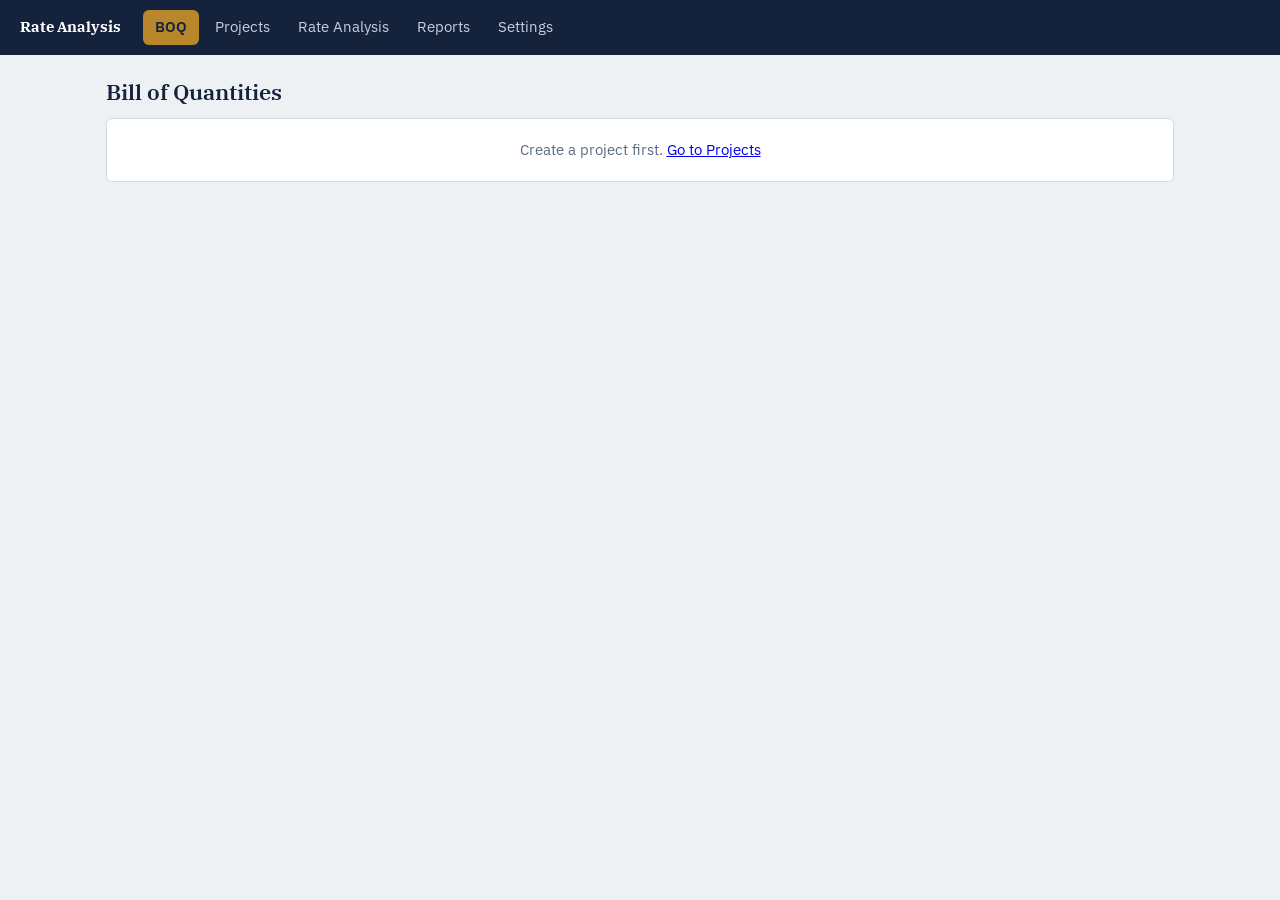
<file: boq.html>
<!DOCTYPE html>
<html lang="en">
<head>
<meta charset="utf-8">
<meta name="viewport" content="width=device-width, initial-scale=1">
<title>BOQ</title>
<link rel="stylesheet" href="https://fonts.googleapis.com/css2?family=IBM+Plex+Sans:wght@400;500;600&family=IBM+Plex+Serif:wght@600&display=swap">
<link rel="stylesheet" href="shared.css">
</head>
<body>
<nav id="nav"></nav>
<main>
  <h1>Bill of Quantities</h1>
  <div id="app"></div>
</main>
<script src="shared.js"></script>
<script>
RA.nav("boq");
var S = RA.settings(), P = RA.projects(), B = RA.get("ra.boq", {}), pid = RA.get("ra.cur", null), AN = RA.analyses();
if (!P.some(function (p) { return p.id === pid; })) pid = P[0] && P[0].id;
function items() { return (B[pid] = B[pid] || []); }
function save() { RA.set("ra.boq", B); RA.set("ra.cur", pid); }
function amt(i) { return RA.num(i.qty) * RA.num(i.rate); }
function sumHtml() {
  var t = RA.boqTotal(items(), S.gst);
  return "<div><span>Subtotal</span><span>" + S.cur + " " + RA.money(t.sub) + "</span></div>" +
    "<div><span>GST " + RA.esc(S.gst) + "%</span><span>" + S.cur + " " + RA.money(t.gst) + "</span></div>" +
    '<div class="tot"><span>Total</span><span>' + S.cur + " " + RA.money(t.all) + "</span></div>";
}
function draw() {
  var app = document.getElementById("app");
  if (!pid) { app.innerHTML = '<div class="card empty">Create a project first. <a href="projects.html">Go to Projects</a></div>'; return; }
  var h = '<div class="card"><div class="g"><div><label>Project</label><select id="proj">' +
    P.map(function (p) { return '<option value="' + p.id + '"' + (p.id === pid ? " selected" : "") + ">" + RA.esc(p.name) + "</option>"; }).join("") +
    "</select></div></div></div>";
  h += '<div class="card"><div class="tw"><table><thead><tr><th>No.</th><th>Description</th><th>Unit</th><th class="n">Qty</th><th class="n">Rate</th><th class="n">Amount</th><th></th></tr></thead><tbody>';
  if (!items().length) h += '<tr><td colspan="7" class="empty">No items yet. Add an item or pull one from a rate analysis.</td></tr>';
  items().forEach(function (i, n) {
    h += '<tr data-id="' + i.id + '"><td>' + (n + 1) + "</td>" +
      '<td><input data-k="desc" value="' + RA.esc(i.desc) + '"></td>' +
      '<td><input data-k="unit" value="' + RA.esc(i.unit) + '" style="width:64px"></td>' +
      '<td><input class="n" type="number" step="any" data-k="qty" value="' + RA.esc(i.qty) + '" style="width:90px"></td>' +
      '<td><input class="n" type="number" step="any" data-k="rate" value="' + RA.esc(i.rate) + '" style="width:110px"></td>' +
      '<td class="amt" data-amt>' + RA.money(amt(i)) + '</td><td><button class="x" data-del>Remove</button></td></tr>';
  });
  h += '</tbody></table></div><div class="bar"><button class="p" id="add">Add item</button>';
  h += '<div><label>Add from rate analysis</label><select id="imp"><option value="">Choose an analysis</option>' +
    AN.map(function (a) { return '<option value="' + a.id + '">' + RA.esc((a.code ? a.code + " - " : "") + a.name) + " (" + RA.money(RA.calcRate(a)) + "/" + RA.esc(a.unit) + ")</option>"; }).join("") + "</select></div></div></div>";
  h += '<div class="card"><div class="sum" id="sum">' + sumHtml() + '</div><div class="bar"><button id="csv">Export CSV</button><button id="print">Print</button></div></div>';
  app.innerHTML = h;
}
document.addEventListener("input", function (e) {
  var k = e.target.getAttribute("data-k"); if (!k) return;
  var tr = e.target.closest("tr"), id = tr.getAttribute("data-id");
  var i = items().filter(function (x) { return x.id === id; })[0];
  i[k] = e.target.value; save();
  tr.querySelector("[data-amt]").textContent = RA.money(amt(i));
  document.getElementById("sum").innerHTML = sumHtml();
});
document.addEventListener("change", function (e) {
  if (e.target.id === "proj") { pid = e.target.value; save(); draw(); }
  if (e.target.id === "imp" && e.target.value) {
    var a = AN.filter(function (x) { return x.id === e.target.value; })[0];
    items().push({ id: RA.uid(), desc: a.name, unit: a.unit, qty: 0, rate: Math.round(RA.calcRate(a) * 100) / 100 });
    save(); draw();
  }
});
document.addEventListener("click", function (e) {
  var t = e.target;
  if (t.id === "add") { items().push({ id: RA.uid(), desc: "", unit: "", qty: 0, rate: 0 }); save(); draw(); }
  if (t.hasAttribute("data-del")) {
    var id = t.closest("tr").getAttribute("data-id");
    B[pid] = items().filter(function (x) { return x.id !== id; }); save(); draw();
  }
  if (t.id === "print") window.print();
  if (t.id === "csv") {
    var p = P.filter(function (x) { return x.id === pid; })[0], tt = RA.boqTotal(items(), S.gst);
    var rows = [["Project", p.name], [], ["No.", "Description", "Unit", "Qty", "Rate", "Amount"]];
    items().forEach(function (i, n) { rows.push([n + 1, i.desc, i.unit, i.qty, i.rate, amt(i)]); });
    rows.push([], ["Subtotal", tt.sub], ["GST " + S.gst + "%", tt.gst], ["Total", tt.all]);
    RA.csv("boq-" + p.name.replace(/\s+/g, "-"), rows);
  }
});
draw();
</script>
</body>
</html>
</file>
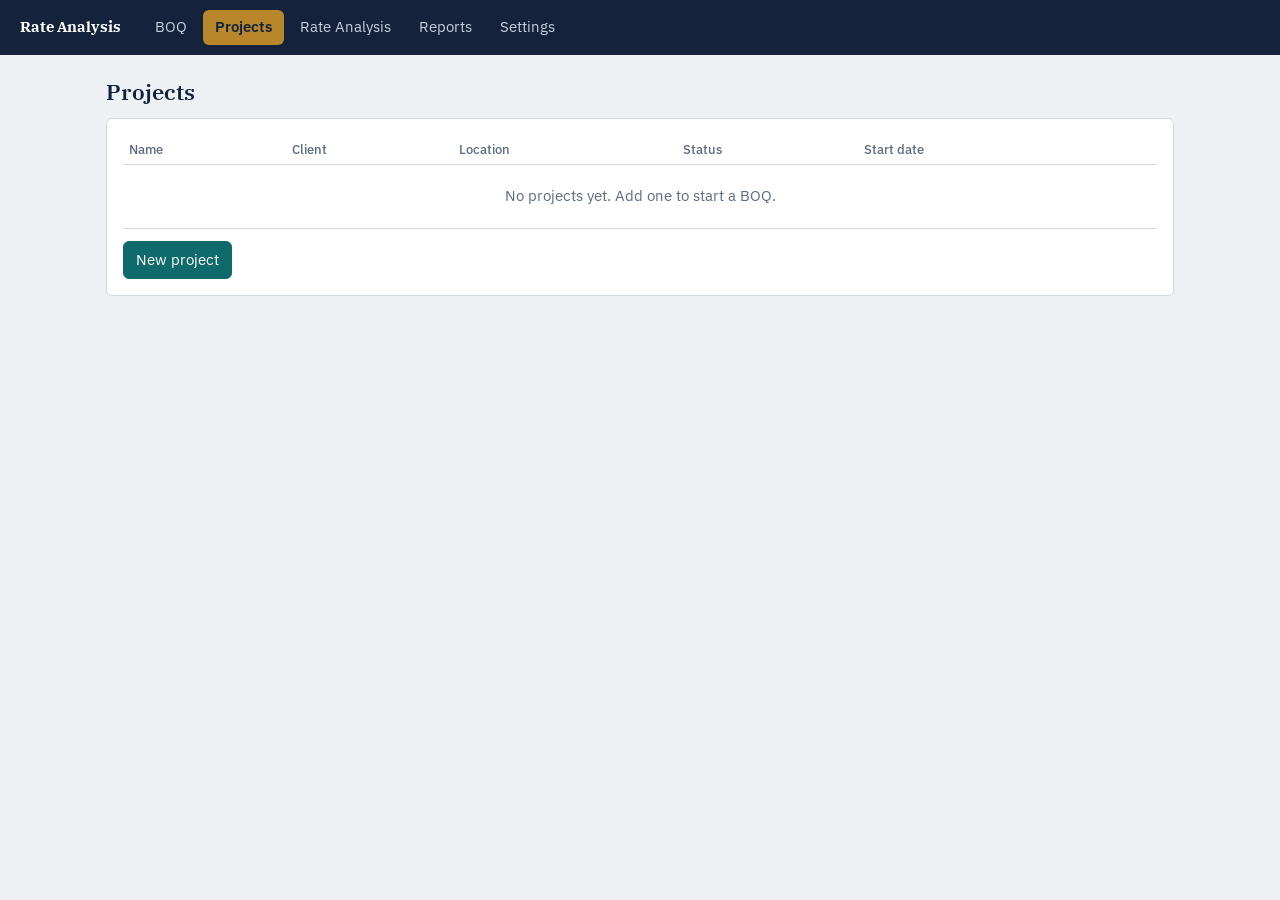
<file: projects.html>
<!DOCTYPE html>
<html lang="en">
<head>
<meta charset="utf-8">
<meta name="viewport" content="width=device-width, initial-scale=1">
<title>Projects</title>
<link rel="stylesheet" href="https://fonts.googleapis.com/css2?family=IBM+Plex+Sans:wght@400;500;600&family=IBM+Plex+Serif:wght@600&display=swap">
<link rel="stylesheet" href="shared.css">
</head>
<body>
<nav id="nav"></nav>
<main>
  <h1>Projects</h1>
  <div class="card">
    <div class="tw"><table><thead><tr><th>Name</th><th>Client</th><th>Location</th><th>Status</th><th>Start date</th><th></th></tr></thead><tbody id="rows"></tbody></table></div>
    <div class="bar"><button class="p" id="add">New project</button></div>
  </div>
</main>
<script src="shared.js"></script>
<script>
RA.nav("projects");
var P = RA.projects(), STATUS = ["Planning", "Active", "On hold", "Completed"];
function save() { RA.set("ra.projects", P); }
function draw() {
  var h = P.length ? "" : '<tr><td colspan="6" class="empty">No projects yet. Add one to start a BOQ.</td></tr>';
  P.forEach(function (p) {
    h += '<tr data-id="' + p.id + '">' +
      '<td><input data-k="name" value="' + RA.esc(p.name) + '"></td>' +
      '<td><input data-k="client" value="' + RA.esc(p.client) + '"></td>' +
      '<td><input data-k="location" value="' + RA.esc(p.location) + '"></td>' +
      '<td><select data-k="status">' + STATUS.map(function (s) { return "<option" + (s === p.status ? " selected" : "") + ">" + s + "</option>"; }).join("") + "</select></td>" +
      '<td><input type="date" data-k="start" value="' + RA.esc(p.start) + '"></td>' +
      '<td style="white-space:nowrap"><button data-open>Open BOQ</button><button class="x" data-del>Remove</button></td></tr>';
  });
  document.getElementById("rows").innerHTML = h;
}
document.addEventListener("input", function (e) {
  var k = e.target.getAttribute("data-k"); if (!k) return;
  var id = e.target.closest("tr").getAttribute("data-id");
  P.filter(function (p) { return p.id === id; })[0][k] = e.target.value; save();
});
document.addEventListener("click", function (e) {
  var t = e.target;
  if (t.id === "add") { P.push({ id: RA.uid(), name: "New project", client: "", location: "", status: "Planning", start: "" }); save(); draw(); return; }
  var tr = t.closest("tr"); if (!tr) return;
  var id = tr.getAttribute("data-id");
  if (t.hasAttribute("data-open")) { RA.set("ra.cur", id); location.href = "boq.html"; }
  if (t.hasAttribute("data-del")) {
    if (!confirm("Remove this project and its BOQ?")) return;
    P = P.filter(function (p) { return p.id !== id; }); save();
    var B = RA.get("ra.boq", {}); delete B[id]; RA.set("ra.boq", B); draw();
  }
});
draw();
</script>
</body>
</html>
</file>
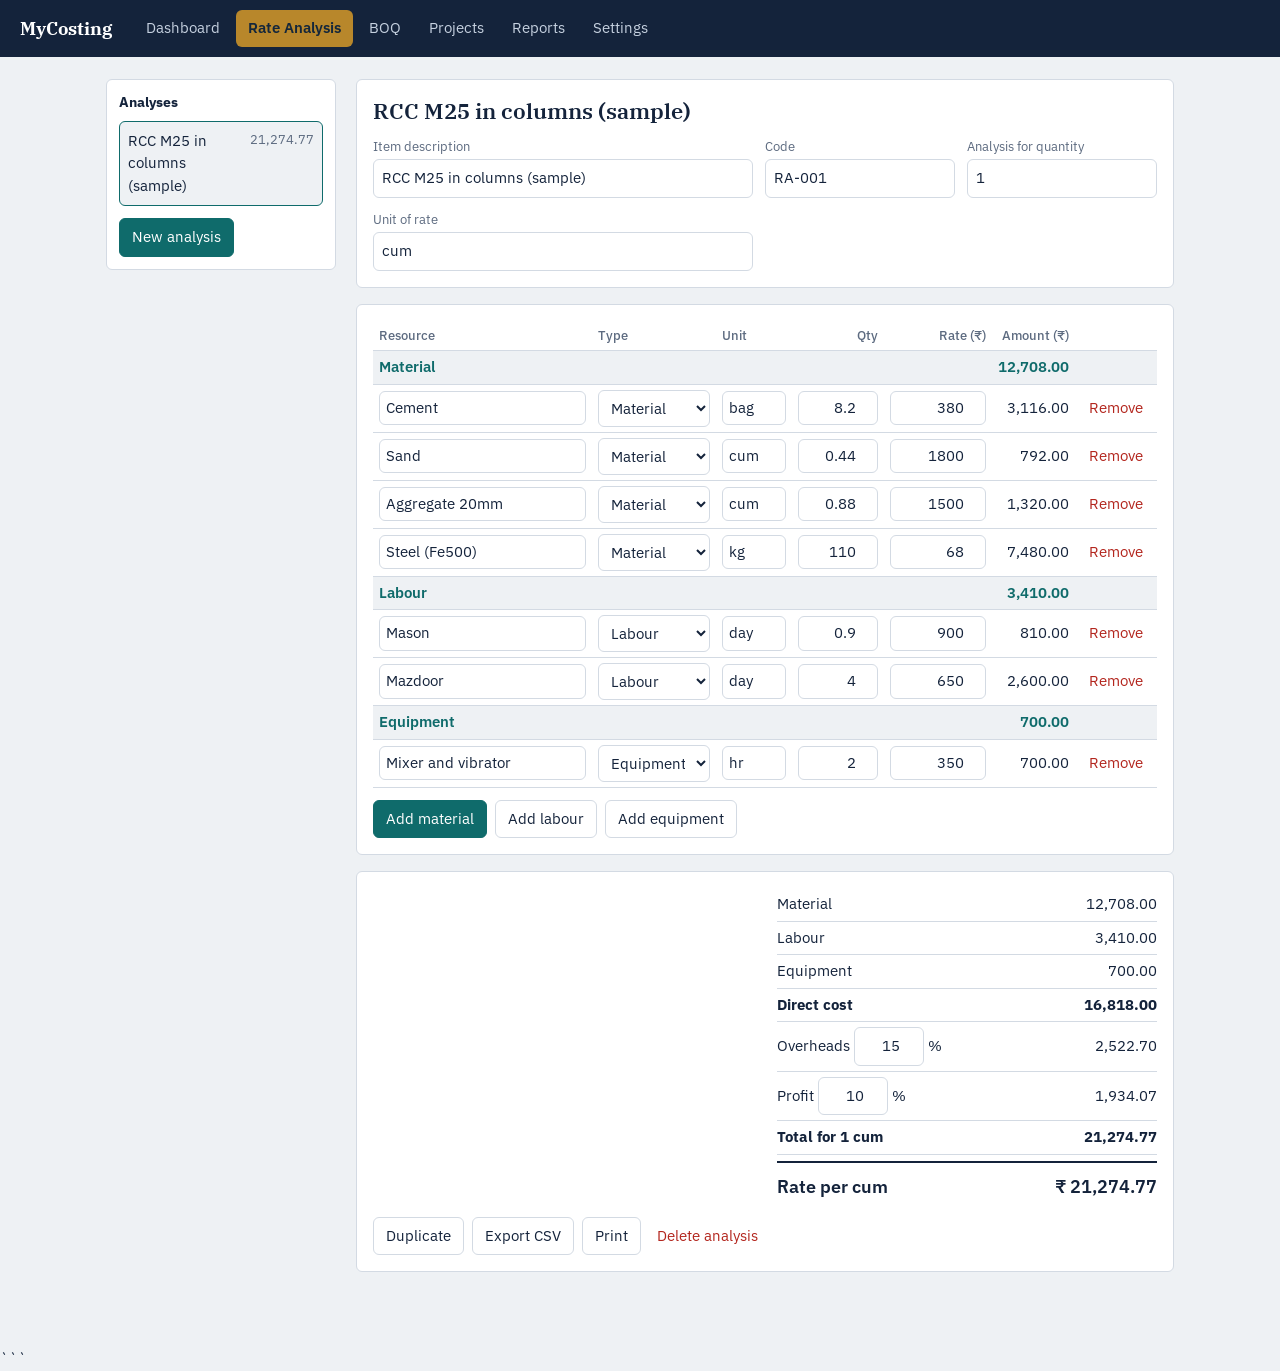
<file: rate-analysis.html>
<!DOCTYPE html>
<html lang="en">
<head>
<meta charset="utf-8">
<meta name="viewport" content="width=device-width, initial-scale=1">

<title>MyCosting – Rate Analysis</title>

<link rel="stylesheet"
      href="https://fonts.googleapis.com/css2?family=IBM+Plex+Sans:wght@400;500;600&family=IBM+Plex+Serif:wght@600&display=swap">

<style>
:root{
  --bg:#eef1f4;
  --panel:#fff;
  --ink:#14233b;
  --mute:#5d6b80;
  --line:#d3dae3;
  --acc:#0f6b6b;
  --brass:#b8872b;
  --danger:#b3261e;
  --r:6px;
}

@media (prefers-color-scheme:dark){
  :root:not([data-theme=light]){
    --bg:#0f1824;
    --panel:#172335;
    --ink:#e6ecf4;
    --mute:#93a1b5;
    --line:#2a3a52;
    --acc:#4fc3c3;
    --brass:#e0b457;
    --danger:#ff8a80;
  }
}

*{
  box-sizing:border-box;
}

html,body{
  margin:0;
}

body{
  background:var(--bg);
  color:var(--ink);
  font:15px/1.5 "IBM Plex Sans",system-ui,Arial,sans-serif;
}

/* =========================
   TOP NAVIGATION
   ========================= */

nav{
  display:flex;
  gap:4px;
  flex-wrap:wrap;
  align-items:center;
  background:var(--ink);
  padding:10px 20px;
  position:sticky;
  top:0;
  z-index:100;
}

nav b{
  font-family:"IBM Plex Serif",Georgia,serif;
  color:#fff;
  margin-right:18px;
  font-size:18px;
}

nav a{
  color:#c5d0df;
  text-decoration:none;
  padding:7px 12px;
  border-radius:var(--r);
  transition:.15s ease;
}

nav a:hover{
  background:#ffffff1f;
  color:#fff;
}

nav a.on{
  background:var(--brass);
  color:#14273b;
  font-weight:600;
}

/* =========================
   MAIN LAYOUT
   ========================= */

main{
  max-width:1100px;
  margin:0 auto;
  padding:22px 16px 60px;
  display:grid;
  grid-template-columns:230px 1fr;
  gap:20px;
}

@media(max-width:800px){
  main{
    grid-template-columns:1fr;
  }
}

/* =========================
   TYPOGRAPHY
   ========================= */

h1{
  font:600 22px "IBM Plex Serif",Georgia,serif;
  margin:0 0 4px;
}

/* =========================
   SIDEBAR
   ========================= */

aside,
.card{
  background:var(--panel);
  border:1px solid var(--line);
  border-radius:var(--r);
}

aside{
  padding:12px;
  align-self:start;
}

aside h2{
  font-size:14px;
  margin:0 0 8px;
}

.li{
  display:flex;
  justify-content:space-between;
  gap:8px;
  padding:8px;
  border-radius:var(--r);
  cursor:pointer;
  border:1px solid transparent;
}

.li:hover{
  background:var(--bg);
}

.li.on{
  border-color:var(--acc);
  background:var(--bg);
}

.li small{
  color:var(--mute);
  white-space:nowrap;
}

/* =========================
   CARDS
   ========================= */

.card{
  padding:16px;
  margin-bottom:16px;
}

/* =========================
   FORM
   ========================= */

label{
  font-size:13px;
  color:var(--mute);
  display:block;
  margin-bottom:3px;
}

input,
select{
  width:100%;
  font:inherit;
  color:var(--ink);
  background:var(--panel);
  border:1px solid var(--line);
  border-radius:var(--r);
  padding:7px 8px;
}

input:focus-visible,
select:focus-visible,
button:focus-visible{
  outline:2px solid var(--acc);
  outline-offset:1px;
}

.g{
  display:grid;
  grid-template-columns:2fr 1fr 1fr;
  gap:12px;
}

@media(max-width:600px){
  .g{
    grid-template-columns:1fr;
  }
}

/* =========================
   TABLE
   ========================= */

.tw{
  overflow-x:auto;
}

table{
  width:100%;
  border-collapse:collapse;
  min-width:640px;
}

th,
td{
  padding:5px 6px;
  border-bottom:1px solid var(--line);
  text-align:left;
}

th{
  font-size:13px;
  color:var(--mute);
  font-weight:500;
}

td.n,
th.n{
  text-align:right;
}

td input{
  padding:5px 6px;
}

td input.n{
  text-align:right;
}

tr.cat td{
  background:var(--bg);
  font-weight:600;
  color:var(--acc);
}

.amt{
  text-align:right;
  font-variant-numeric:tabular-nums;
  white-space:nowrap;
}

/* =========================
   BUTTONS
   ========================= */

button{
  font:inherit;
  cursor:pointer;
  border-radius:var(--r);
  border:1px solid var(--line);
  background:var(--panel);
  color:var(--ink);
  padding:7px 12px;
}

button:hover{
  background:var(--bg);
}

button.p{
  background:var(--acc);
  border-color:var(--acc);
  color:#fff;
}

@media(prefers-color-scheme:dark){
  :root:not([data-theme=light]) button.p{
    color:#0f1824;
  }
}

button.x{
  border:0;
  background:none;
  color:var(--danger);
  padding:4px 8px;
}

button.x:hover{
  background:transparent;
  text-decoration:underline;
}

.bar{
  display:flex;
  gap:8px;
  flex-wrap:wrap;
  margin-top:12px;
}

/* =========================
   SUMMARY
   ========================= */

.sum{
  max-width:380px;
  margin-left:auto;
}

.sum div{
  display:flex;
  justify-content:space-between;
  align-items:center;
  gap:10px;
  padding:5px 0;
  border-bottom:1px solid var(--line);
}

.sum input{
  width:70px;
  text-align:right;
}

.sum .tot{
  border:0;
  border-top:2px solid var(--ink);
  margin-top:6px;
  padding-top:10px;
  font-size:18px;
  font-weight:600;
}

.empty{
  color:var(--mute);
  padding:20px;
  text-align:center;
}

/* =========================
   MOBILE NAV
   ========================= */

@media(max-width:600px){

  nav{
    padding:8px 10px;
  }

  nav b{
    width:100%;
    margin-right:0;
    margin-bottom:3px;
  }

  nav a{
    padding:6px 8px;
    font-size:13px;
  }

}

/* =========================
   PRINT
   ========================= */

@media print{

  nav,
  aside,
  .bar,
  button.x{
    display:none;
  }

  main{
    display:block;
    max-width:none;
  }

  body{
    background:#fff;
    color:#000;
  }

  .card{
    border:0;
  }

}
</style>
</head>

<body>

<!-- =========================================================
     MYCOSTING MAIN NAVIGATION
     ========================================================= -->

<nav>

  <b>MyCosting</b>

  <!-- HOME / DASHBOARD -->
  <a href="index.html">
    Dashboard
  </a>

  <!-- CURRENT PAGE -->
  <a href="rate-analysis.html"
     class="on"
     aria-current="page">
    Rate Analysis
  </a>

  <!-- FUTURE MODULES -->
  <a href="boq.html">
    BOQ
  </a>

  <a href="projects.html">
    Projects
  </a>

  <a href="reports.html">
    Reports
  </a>

  <a href="settings.html">
    Settings
  </a>

</nav>


<!-- =========================================================
     MAIN APPLICATION
     ========================================================= -->

<main>

  <!-- =========================
       LEFT ANALYSIS LIST
       ========================= -->

  <aside>

    <h2>Analyses</h2>

    <div id="list"></div>

    <div class="bar">
      <button class="p" id="add">
        New analysis
      </button>
    </div>

  </aside>


  <!-- =========================
       WORK AREA
       ========================= -->

  <section id="work"></section>

</main>


<script>

/* =========================================================
   STORAGE
   ========================================================= */

var KEY = "rateAnalysis.v1";

var CATS = [
  "Material",
  "Labour",
  "Equipment"
];

var S = {
  items: [],
  cur: null
};


/* =========================================================
   BASIC HELPERS
   ========================================================= */

function uid(){

  return "r" +
    Math.random()
      .toString(36)
      .slice(2,9);

}


function num(v){

  var n = parseFloat(v);

  return isNaN(n) ? 0 : n;

}


function money(v){

  return (
    Math.round(v * 100) / 100
  ).toLocaleString(
    "en-IN",
    {
      minimumFractionDigits:2,
      maximumFractionDigits:2
    }
  );

}


function esc(s){

  return String(
    s == null ? "" : s
  ).replace(
    /[&<>"]/g,
    function(c){

      return {
        "&":"&amp;",
        "<":"&lt;",
        ">":"&gt;",
        '"':"&quot;"
      }[c];

    }
  );

}


/* =========================================================
   LOAD / SAVE
   ========================================================= */

function load(){

  try{

    var d =
      JSON.parse(
        localStorage.getItem(KEY)
      );

    if(
      d &&
      d.items
    ){

      S = d;

    }

  }catch(e){}

  if(!S.items.length){

    S.items = [
      sample()
    ];

    S.cur =
      S.items[0].id;

  }

  if(
    !S.items.some(
      function(i){
        return i.id === S.cur;
      }
    )
  ){

    S.cur =
      S.items[0].id;

  }

}


function save(){

  try{

    localStorage.setItem(
      KEY,
      JSON.stringify(S)
    );

  }catch(e){}

}


/* =========================================================
   NEW ANALYSIS
   ========================================================= */

function blank(){

  return {

    id:uid(),

    code:"",

    name:"New analysis",

    unit:"cum",

    output:1,

    oh:15,

    profit:10,

    lines:[]

  };

}


/* =========================================================
   SAMPLE ANALYSIS
   ========================================================= */

function sample(){

  var L =
    function(
      c,
      d,
      u,
      q,
      r
    ){

      return {

        id:uid(),

        cat:c,

        desc:d,

        unit:u,

        qty:q,

        rate:r

      };

    };


  return {

    id:uid(),

    code:"RA-001",

    name:
      "RCC M25 in columns (sample)",

    unit:"cum",

    output:1,

    oh:15,

    profit:10,

    lines:[

      L(
        "Material",
        "Cement",
        "bag",
        8.2,
        380
      ),

      L(
        "Material",
        "Sand",
        "cum",
        0.44,
        1800
      ),

      L(
        "Material",
        "Aggregate 20mm",
        "cum",
        0.88,
        1500
      ),

      L(
        "Material",
        "Steel (Fe500)",
        "kg",
        110,
        68
      ),

      L(
        "Labour",
        "Mason",
        "day",
        0.9,
        900
      ),

      L(
        "Labour",
        "Mazdoor",
        "day",
        4,
        650
      ),

      L(
        "Equipment",
        "Mixer and vibrator",
        "hr",
        2,
        350
      )

    ]

  };

}


/* =========================================================
   CURRENT ANALYSIS
   ========================================================= */

function cur(){

  return S.items.filter(
    function(i){
      return i.id === S.cur;
    }
  )[0];

}


/* =========================================================
   CALCULATIONS
   ========================================================= */

function calc(a){

  var by = {};

  var direct = 0;

  CATS.forEach(
    function(c){
      by[c] = 0;
    }
  );


  a.lines.forEach(
    function(l){

      var v =
        num(l.qty) *
        num(l.rate);

      by[l.cat] =
        (by[l.cat] || 0) + v;

      direct += v;

    }
  );


  var oh =
    direct *
    num(a.oh) /
    100;


  var pr =
    (direct + oh) *
    num(a.profit) /
    100;


  var total =
    direct +
    oh +
    pr;


  var out =
    num(a.output) || 1;


  return {

    by:by,

    direct:direct,

    oh:oh,

    pr:pr,

    total:total,

    rate:total / out

  };

}


/* =========================================================
   ANALYSIS LIST
   ========================================================= */

function drawList(){

  var h =
    S.items.map(
      function(a){

        return (

          '<div class="li' +

          (
            a.id === S.cur
              ? " on"
              : ""
          ) +

          '" data-id="' +
          a.id +
          '">' +

          '<span>' +
          esc(a.name) +
          '</span>' +

          '<small>' +
          money(
            calc(a).rate
          ) +
          '</small>' +

          '</div>'

        );

      }
    ).join("");


  document.getElementById(
    "list"
  ).innerHTML = h;

}


/* =========================================================
   DRAW PAGE
   ========================================================= */

function draw(){

  drawList();


  var a = cur();

  var c = calc(a);

  var h = "";


  /* -------------------------
     ITEM DETAILS
     ------------------------- */

  h +=
    '<div class="card">' +

    '<h1>' +
    esc(a.name) +
    '</h1>';


  h +=
    '<div class="g" style="margin-top:12px">';


  h +=
    '<div>' +

    '<label>' +
    'Item description' +
    '</label>' +

    '<input ' +
    'data-f="name" ' +
    'value="' +
    esc(a.name) +
    '">' +

    '</div>';


  h +=
    '<div>' +

    '<label>Code</label>' +

    '<input ' +
    'data-f="code" ' +
    'value="' +
    esc(a.code) +
    '">' +

    '</div>';


  h +=
    '<div>' +

    '<label>' +
    'Analysis for quantity' +
    '</label>' +

    '<input ' +
    'type="number" ' +
    'min="0" ' +
    'step="any" ' +
    'data-f="output" ' +
    'value="' +
    esc(a.output) +
    '">' +

    '</div>';


  h +=
    '<div>' +

    '<label>Unit of rate</label>' +

    '<input ' +
    'data-f="unit" ' +
    'value="' +
    esc(a.unit) +
    '">' +

    '</div>';


  h +=
    '</div>' +

    '</div>';


  /* -------------------------
     RESOURCE TABLE
     ------------------------- */

  h +=
    '<div class="card">' +

    '<div class="tw">' +

    '<table>' +

    '<thead>' +

    '<tr>' +

    '<th>Resource</th>' +

    '<th>Type</th>' +

    '<th>Unit</th>' +

    '<th class="n">Qty</th>' +

    '<th class="n">Rate (₹)</th>' +

    '<th class="n">Amount (₹)</th>' +

    '<th></th>' +

    '</tr>' +

    '</thead>' +

    '<tbody>';


  if(!a.lines.length){

    h +=
      '<tr>' +

      '<td colspan="7" class="empty">' +

      'No resources yet. ' +

      'Add materials, labour or equipment.' +

      '</td>' +

      '</tr>';

  }


  CATS.forEach(

    function(cat){

      var rows =
        a.lines.filter(
          function(l){
            return l.cat === cat;
          }
        );


      if(!rows.length) return;


      h +=

        '<tr class="cat">' +

        '<td colspan="5">' +

        cat +

        '</td>' +

        '<td class="amt">' +

        money(c.by[cat]) +

        '</td>' +

        '<td></td>' +

        '</tr>';


      rows.forEach(

        function(l){

          h +=

            '<tr data-l="' +
            l.id +
            '">';


          h +=

            '<td>' +

            '<input ' +

            'data-k="desc" ' +

            'value="' +
            esc(l.desc) +
            '">' +

            '</td>';


          h +=

            '<td>' +

            '<select data-k="cat">';


          h +=

            CATS.map(

              function(x){

                return (

                  '<option' +

                  (
                    x === l.cat
                      ? " selected"
                      : ""
                  ) +

                  '>' +

                  x +

                  '</option>'

                );

              }

            ).join("");


          h +=
            '</select>' +
            '</td>';


          h +=

            '<td>' +

            '<input ' +

            'data-k="unit" ' +

            'value="' +
            esc(l.unit) +
            '" ' +

            'style="width:64px">' +

            '</td>';


          h +=

            '<td>' +

            '<input ' +

            'class="n" ' +

            'type="number" ' +

            'step="any" ' +

            'data-k="qty" ' +

            'value="' +
            esc(l.qty) +
            '" ' +

            'style="width:80px">' +

            '</td>';


          h +=

            '<td>' +

            '<input ' +

            'class="n" ' +

            'type="number" ' +

            'step="any" ' +

            'data-k="rate" ' +

            'value="' +
            esc(l.rate) +
            '" ' +

            'style="width:96px">' +

            '</td>';


          h +=

            '<td class="amt" data-amt>' +

            money(
              num(l.qty) *
              num(l.rate)
            ) +

            '</td>';


          h +=

            '<td>' +

            '<button ' +

            'class="x" ' +

            'data-del ' +

            'aria-label="Remove resource">' +

            'Remove' +

            '</button>' +

            '</td>';


          h +=
            '</tr>';

        }

      );

    }

  );


  h +=
    '</tbody>' +
    '</table>' +
    '</div>';


  /* -------------------------
     ADD RESOURCE BUTTONS
     ------------------------- */

  h +=

    '<div class="bar">' +

    '<button class="p" data-addline="Material">' +

    'Add material' +

    '</button>' +

    '<button data-addline="Labour">' +

    'Add labour' +

    '</button>' +

    '<button data-addline="Equipment">' +

    'Add equipment' +

    '</button>' +

    '</div>' +

    '</div>';


  /* -------------------------
     SUMMARY
     ------------------------- */

  h +=

    '<div class="card">' +

    '<div class="sum" id="sum">' +

    sumHtml(a,c) +

    '</div>';


  /* -------------------------
     ACTION BUTTONS
     ------------------------- */

  h +=

    '<div class="bar">' +

    '<button id="dup">' +
    'Duplicate' +
    '</button>' +

    '<button id="csv">' +
    'Export CSV' +
    '</button>' +

    '<button id="print">' +
    'Print' +
    '</button>' +

    '<button class="x" id="delA">' +
    'Delete analysis' +
    '</button>' +

    '</div>' +

    '</div>';


  document.getElementById(
    "work"
  ).innerHTML = h;

}


/* =========================================================
   SUMMARY HTML
   ========================================================= */

function sumHtml(a,c){

  var s = "";


  CATS.forEach(

    function(k){

      s +=

        '<div>' +

        '<span>' +
        k +
        '</span>' +

        '<span>' +
        money(c.by[k]) +
        '</span>' +

        '</div>';

    }

  );


  s +=

    '<div>' +

    '<b>Direct cost</b>' +

    '<b>' +
    money(c.direct) +
    '</b>' +

    '</div>';


  s +=

    '<div>' +

    '<span>' +

    'Overheads ' +

    '<input ' +

    'type="number" ' +

    'step="any" ' +

    'data-f="oh" ' +

    'value="' +
    esc(a.oh) +
    '" ' +

    'aria-label="Overheads percent">' +

    ' %' +

    '</span>' +

    '<span>' +
    money(c.oh) +
    '</span>' +

    '</div>';


  s +=

    '<div>' +

    '<span>' +

    'Profit ' +

    '<input ' +

    'type="number" ' +

    'step="any" ' +

    'data-f="profit" ' +

    'value="' +
    esc(a.profit) +
    '" ' +

    'aria-label="Profit percent">' +

    ' %' +

    '</span>' +

    '<span>' +
    money(c.pr) +
    '</span>' +

    '</div>';


  s +=

    '<div>' +

    '<b>Total for ' +

    esc(a.output) +

    ' ' +

    esc(a.unit) +

    '</b>' +

    '<b>' +

    money(c.total) +

    '</b>' +

    '</div>';


  s +=

    '<div class="tot">' +

    '<span>Rate per ' +

    esc(a.unit) +

    '</span>' +

    '<span>₹ ' +

    money(c.rate) +

    '</span>' +

    '</div>';


  return s;

}


/* =========================================================
   LIVE REFRESH
   ========================================================= */

function refresh(){

  var a = cur();

  var c = calc(a);

  var sm =
    document.getElementById("sum");


  var f =
    document.activeElement;


  var keep =
    f &&
    f.getAttribute &&
    f.getAttribute("data-f");


  sm.innerHTML =
    sumHtml(a,c);


  if(
    keep === "oh" ||
    keep === "profit"
  ){

    var n =
      sm.querySelector(
        '[data-f="' +
        keep +
        '"]'
      );


    if(n){

      n.focus();

    }

  }


  a.lines.forEach(

    function(l){

      var tr =
        document.querySelector(
          'tr[data-l="' +
          l.id +
          '"]'
        );


      if(tr){

        var amount =
          tr.querySelector(
            "[data-amt]"
          );


        if(amount){

          amount.textContent =
            money(
              num(l.qty) *
              num(l.rate)
            );

        }

      }

    }

  );


  drawList();

}


/* =========================================================
   INPUT EVENTS
   ========================================================= */

document.addEventListener(
  "input",
  function(e){

    var t = e.target;

    var a = cur();


    /* ANALYSIS LEVEL INPUT */

    if(
      t.getAttribute("data-f")
    ){

      var f =
        t.getAttribute("data-f");


      a[f] =
        t.value;


      save();

      refresh();


      if(f === "name"){

        var title =
          document.querySelector(
            "h1"
          );


        if(title){

          title.textContent =
            a.name;

        }

      }

    }


    /* RESOURCE LEVEL INPUT */

    else if(
      t.getAttribute("data-k")
    ){

      var row =
        t.closest("tr");


      var id =
        row.getAttribute(
          "data-l"
        );


      var l =
        a.lines.filter(
          function(x){
            return x.id === id;
          }
        )[0];


      l[
        t.getAttribute("data-k")
      ] =
        t.value;


      save();


      if(
        t.getAttribute("data-k") ===
        "cat"
      ){

        draw();

      }
      else{

        refresh();

      }

    }

  }
);


/* =========================================================
   CLICK EVENTS
   ========================================================= */

document.addEventListener(
  "click",
  function(e){

    var t = e.target;

    var a = cur();


    /* SELECT ANALYSIS */

    var li =
      t.closest(".li");


    if(li){

      S.cur =
        li.getAttribute(
          "data-id"
        );

      save();

      draw();

      return;

    }


    /* NEW ANALYSIS */

    if(t.id === "add"){

      var n = blank();

      S.items.push(n);

      S.cur = n.id;

      save();

      draw();

      return;

    }


    /* ADD RESOURCE */

    var al =
      t.getAttribute(
        "data-addline"
      );


    if(al){

      a.lines.push({

        id:uid(),

        cat:al,

        desc:"",

        unit:"",

        qty:0,

        rate:0

      });


      save();

      draw();

      return;

    }


    /* DELETE RESOURCE */

    if(
      t.hasAttribute(
        "data-del"
      )
    ){

      var id =
        t.closest("tr")
         .getAttribute(
           "data-l"
         );


      a.lines =
        a.lines.filter(
          function(x){
            return x.id !== id;
          }
        );


      save();

      draw();

      return;

    }


    /* DUPLICATE ANALYSIS */

    if(t.id === "dup"){

      var cp =
        JSON.parse(
          JSON.stringify(a)
        );


      cp.id = uid();

      cp.name =
        a.name +
        " (copy)";


      cp.lines.forEach(
        function(l){
          l.id = uid();
        }
      );


      S.items.push(cp);

      S.cur = cp.id;

      save();

      draw();

      return;

    }


    /* DELETE ANALYSIS */

    if(t.id === "delA"){

      if(
        !confirm(
          "Delete this analysis?"
        )
      ){

        return;

      }


      S.items =
        S.items.filter(
          function(i){
            return i.id !== a.id;
          }
        );


      if(
        !S.items.length
      ){

        S.items.push(
          blank()
        );

      }


      S.cur =
        S.items[0].id;


      save();

      draw();

      return;

    }


    /* PRINT */

    if(t.id === "print"){

      window.print();

      return;

    }


    /* EXPORT CSV */

    if(t.id === "csv"){

      var c = calc(a);


      var q =
        function(v){

          return '"' +
            String(v)
              .replace(
                /"/g,
                '""'
              ) +
            '"';

        };


      var rows = [

        [
          "Code",
          a.code
        ],

        [
          "Item",
          a.name
        ],

        [
          "Quantity",
          a.output
        ],

        [
          "Unit",
          a.unit
        ],

        [],

        [
          "Type",
          "Resource",
          "Unit",
          "Qty",
          "Rate",
          "Amount"
        ]

      ];


      a.lines.forEach(

        function(l){

          rows.push([

            l.cat,

            l.desc,

            l.unit,

            l.qty,

            l.rate,

            num(l.qty) *
            num(l.rate)

          ]);

        }

      );


      rows.push(

        [],

        [
          "Direct cost",
          c.direct
        ],

        [
          "Overheads %",
          a.oh,
          c.oh
        ],

        [
          "Profit %",
          a.profit,
          c.pr
        ],

        [
          "Total",
          c.total
        ],

        [
          "Rate per " +
          a.unit,
          c.rate
        ]

      );


      var blob =
        new Blob(

          [

            rows.map(
              function(r){

                return r
                  .map(q)
                  .join(",");

              }
            ).join("\n")

          ],

          {
            type:
              "text/csv"
          }

        );


      var u =
        document.createElement(
          "a"
        );


      u.href =
        URL.createObjectURL(
          blob
        );


      u.download =
        (
          a.code ||
          "rate-analysis"
        ) +
        ".csv";


      u.click();


      URL.revokeObjectURL(
        u.href
      );

    }

  }
);


/* =========================================================
   START APPLICATION
   ========================================================= */

load();

draw();

</script>

</body>
</html>
```
</file>
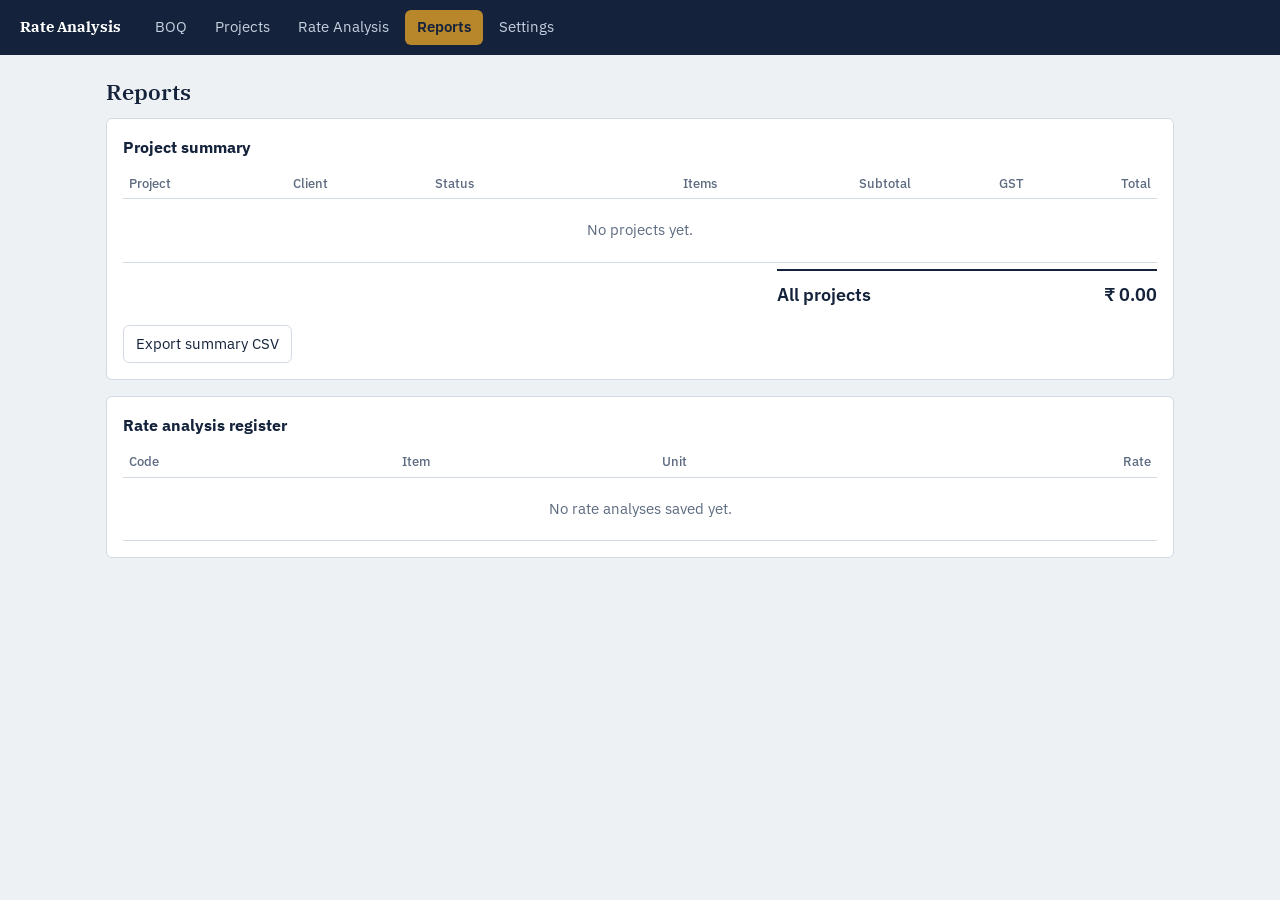
<file: reports.html>
<!DOCTYPE html>
<html lang="en">
<head>
<meta charset="utf-8">
<meta name="viewport" content="width=device-width, initial-scale=1">
<title>Reports</title>
<link rel="stylesheet" href="https://fonts.googleapis.com/css2?family=IBM+Plex+Sans:wght@400;500;600&family=IBM+Plex+Serif:wght@600&display=swap">
<link rel="stylesheet" href="shared.css">
</head>
<body>
<nav id="nav"></nav>
<main>
  <h1>Reports</h1>
  <div id="app"></div>
</main>
<script src="shared.js"></script>
<script>
RA.nav("reports");
var S = RA.settings(), P = RA.projects(), B = RA.get("ra.boq", {}), AN = RA.analyses(), sel = RA.get("ra.cur", null);
if (!P.some(function (p) { return p.id === sel; })) sel = P[0] && P[0].id;
function amt(i) { return RA.num(i.qty) * RA.num(i.rate); }
function draw() {
  var h = '<div class="card"><h2>Project summary</h2><div class="tw"><table><thead><tr><th>Project</th><th>Client</th><th>Status</th><th class="n">Items</th><th class="n">Subtotal</th><th class="n">GST</th><th class="n">Total</th></tr></thead><tbody>';
  var g = 0;
  if (!P.length) h += '<tr><td colspan="7" class="empty">No projects yet.</td></tr>';
  P.forEach(function (p) {
    var it = B[p.id] || [], t = RA.boqTotal(it, S.gst); g += t.all;
    h += "<tr><td>" + RA.esc(p.name) + "</td><td>" + RA.esc(p.client) + "</td><td>" + RA.esc(p.status) + '</td><td class="n">' + it.length + '</td><td class="amt">' + RA.money(t.sub) + '</td><td class="amt">' + RA.money(t.gst) + '</td><td class="amt">' + RA.money(t.all) + "</td></tr>";
  });
  h += '</tbody></table></div><div class="sum"><div class="tot"><span>All projects</span><span>' + S.cur + " " + RA.money(g) + '</span></div></div><div class="bar"><button id="csvAll">Export summary CSV</button></div></div>';

  if (P.length) {
    h += '<div class="card"><h2>BOQ detail</h2><div class="g"><div><label>Project</label><select id="proj">' +
      P.map(function (p) { return '<option value="' + p.id + '"' + (p.id === sel ? " selected" : "") + ">" + RA.esc(p.name) + "</option>"; }).join("") + "</select></div></div>";
    var it = B[sel] || [], t = RA.boqTotal(it, S.gst);
    h += '<div class="tw"><table><thead><tr><th>No.</th><th>Description</th><th>Unit</th><th class="n">Qty</th><th class="n">Rate</th><th class="n">Amount</th></tr></thead><tbody>';
    if (!it.length) h += '<tr><td colspan="6" class="empty">This project has no BOQ items.</td></tr>';
    it.forEach(function (i, n) { h += "<tr><td>" + (n + 1) + "</td><td>" + RA.esc(i.desc) + "</td><td>" + RA.esc(i.unit) + '</td><td class="amt">' + RA.esc(i.qty) + '</td><td class="amt">' + RA.money(RA.num(i.rate)) + '</td><td class="amt">' + RA.money(amt(i)) + "</td></tr>"; });
    h += '</tbody></table></div><div class="sum"><div><span>Subtotal</span><span>' + RA.money(t.sub) + "</span></div><div><span>GST " + RA.esc(S.gst) + '%</span><span>' + RA.money(t.gst) + '</span></div><div class="tot"><span>Total</span><span>' + S.cur + " " + RA.money(t.all) + '</span></div></div><div class="bar"><button id="csvOne">Export CSV</button><button id="print">Print</button></div></div>';
  }

  h += '<div class="card"><h2>Rate analysis register</h2><div class="tw"><table><thead><tr><th>Code</th><th>Item</th><th>Unit</th><th class="n">Rate</th></tr></thead><tbody>';
  if (!AN.length) h += '<tr><td colspan="4" class="empty">No rate analyses saved yet.</td></tr>';
  AN.forEach(function (a) { h += "<tr><td>" + RA.esc(a.code) + "</td><td>" + RA.esc(a.name) + "</td><td>" + RA.esc(a.unit) + '</td><td class="amt">' + RA.money(RA.calcRate(a)) + "</td></tr>"; });
  h += "</tbody></table></div></div>";
  document.getElementById("app").innerHTML = h;
}
document.addEventListener("change", function (e) { if (e.target.id === "proj") { sel = e.target.value; draw(); } });
document.addEventListener("click", function (e) {
  var id = e.target.id;
  if (id === "print") window.print();
  if (id === "csvAll") {
    var rows = [["Project", "Client", "Status", "Items", "Subtotal", "GST", "Total"]];
    P.forEach(function (p) { var it = B[p.id] || [], t = RA.boqTotal(it, S.gst); rows.push([p.name, p.client, p.status, it.length, t.sub, t.gst, t.all]); });
    RA.csv("project-summary", rows);
  }
  if (id === "csvOne") {
    var p = P.filter(function (x) { return x.id === sel; })[0], it = B[sel] || [];
    var rows = [["Project", p.name], [], ["No.", "Description", "Unit", "Qty", "Rate", "Amount"]];
    it.forEach(function (i, n) { rows.push([n + 1, i.desc, i.unit, i.qty, i.rate, amt(i)]); });
    RA.csv("boq-" + p.name.replace(/\s+/g, "-"), rows);
  }
});
draw();
</script>
</body>
</html>
</file>
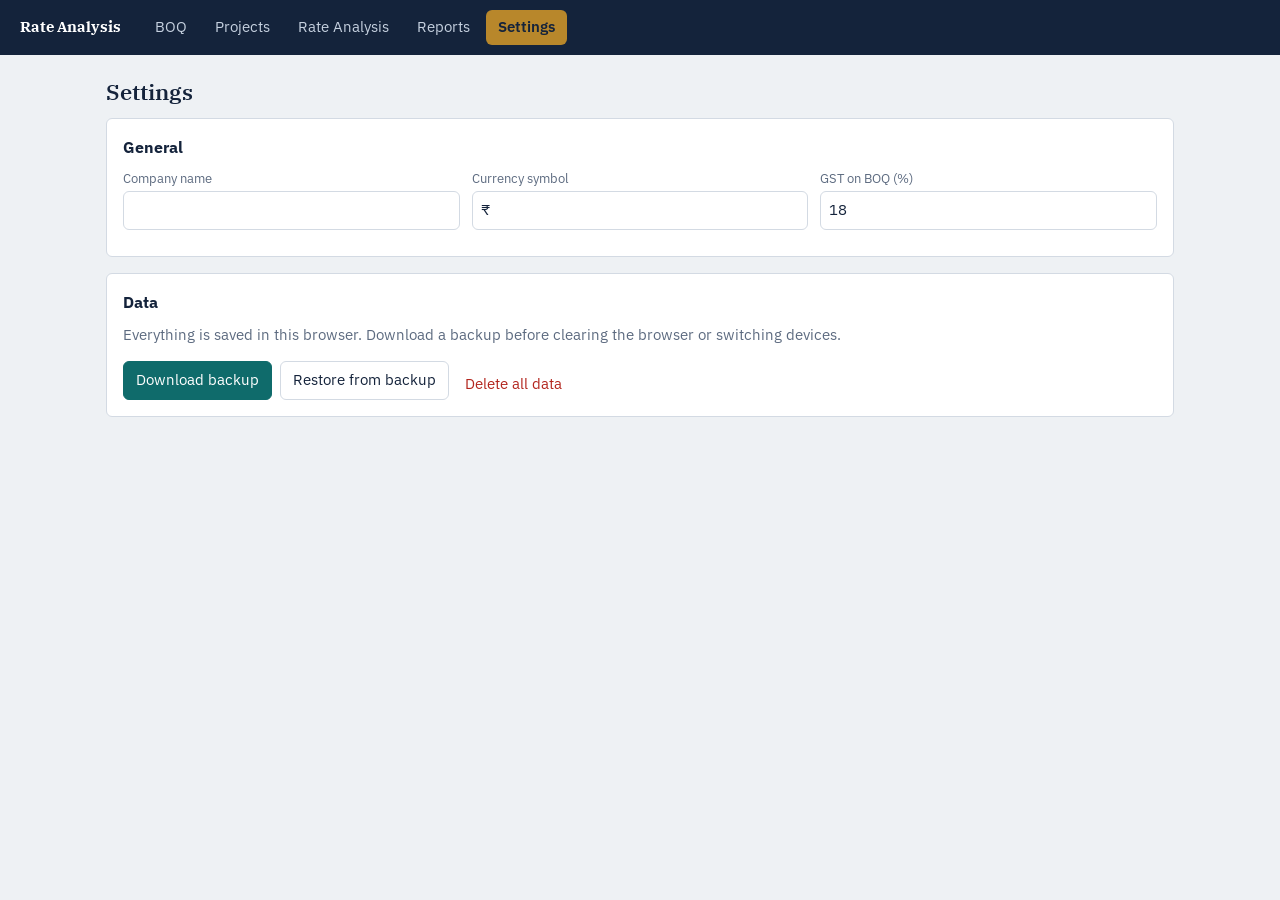
<file: settings.html>
<!DOCTYPE html>
<html lang="en">
<head>
<meta charset="utf-8">
<meta name="viewport" content="width=device-width, initial-scale=1">
<title>Settings</title>
<link rel="stylesheet" href="https://fonts.googleapis.com/css2?family=IBM+Plex+Sans:wght@400;500;600&family=IBM+Plex+Serif:wght@600&display=swap">
<link rel="stylesheet" href="shared.css">
</head>
<body>
<nav id="nav"></nav>
<main>
  <h1>Settings</h1>
  <div class="card">
    <h2>General</h2>
    <div class="g">
      <div><label for="company">Company name</label><input id="company"></div>
      <div><label for="cur">Currency symbol</label><input id="cur" maxlength="4"></div>
      <div><label for="gst">GST on BOQ (%)</label><input id="gst" type="number" step="any" min="0"></div>
    </div>
    <p id="msg" style="color:var(--mute);margin:10px 0 0" role="status"></p>
  </div>
  <div class="card">
    <h2>Data</h2>
    <p style="color:var(--mute);margin-top:0">Everything is saved in this browser. Download a backup before clearing the browser or switching devices.</p>
    <div class="bar">
      <button class="p" id="backup">Download backup</button>
      <button id="restore">Restore from backup</button>
      <button class="x" id="wipe">Delete all data</button>
      <input type="file" id="file" accept="application/json" hidden>
    </div>
  </div>
</main>
<script src="shared.js"></script>
<script>
var KEYS = ["ra.settings", "ra.projects", "ra.boq", "ra.cur", "rateAnalysis.v1"];
var s = RA.settings(), msg = document.getElementById("msg");
["company", "cur", "gst"].forEach(function (k) {
  var el = document.getElementById(k); el.value = s[k];
  el.addEventListener("input", function () {
    s[k] = el.value; RA.set("ra.settings", s); RA.nav("settings"); msg.textContent = "Settings saved.";
  });
});
RA.nav("settings");
document.addEventListener("click", function (e) {
  var id = e.target.id;
  if (id === "backup") {
    var d = {}; KEYS.forEach(function (k) { d[k] = RA.get(k, null); });
    var a = document.createElement("a");
    a.href = URL.createObjectURL(new Blob([JSON.stringify(d, null, 2)], { type: "application/json" }));
    a.download = "rate-analysis-backup.json"; a.click(); URL.revokeObjectURL(a.href);
  }
  if (id === "restore") document.getElementById("file").click();
  if (id === "wipe" && confirm("Delete all projects, BOQs, rate analyses and settings from this browser?")) {
    KEYS.forEach(function (k) { try { localStorage.removeItem(k); } catch (x) {} });
    msg.textContent = "All data deleted."; location.reload();
  }
});
document.getElementById("file").addEventListener("change", function (e) {
  var f = e.target.files[0]; if (!f) return;
  var r = new FileReader();
  r.onload = function () {
    try {
      var d = JSON.parse(r.result);
      KEYS.forEach(function (k) { if (d[k] != null) RA.set(k, d[k]); });
      msg.textContent = "Backup restored."; location.reload();
    } catch (x) { msg.textContent = "That file is not a valid backup."; }
  };
  r.readAsText(f);
});
</script>
</body>
</html>
</file>
<file: shared.css>
:root{--bg:#eef1f4;--panel:#fff;--ink:#14233b;--mute:#5d6b80;--line:#d3dae3;--acc:#0f6b6b;--brass:#b8872b;--danger:#b3261e;--r:6px}
@media (prefers-color-scheme:dark){:root:not([data-theme=light]){--bg:#0f1824;--panel:#172335;--ink:#e6ecf4;--mute:#93a1b5;--line:#2a3a52;--acc:#4fc3c3;--brass:#e0b457;--danger:#ff8a80}}
*{box-sizing:border-box}
html,body{margin:0}
body{background:var(--bg);color:var(--ink);font:15px/1.5 "IBM Plex Sans",system-ui,Arial,sans-serif}
nav{display:flex;gap:4px;flex-wrap:wrap;align-items:center;background:var(--ink);padding:10px 20px}
nav b{font-family:"IBM Plex Serif",Georgia,serif;color:#fff;margin-right:18px}
nav a{color:#c5d0df;text-decoration:none;padding:6px 12px;border-radius:var(--r)}
nav a:hover{background:#ffffff1f}
nav a.on{background:var(--brass);color:#14233b;font-weight:600}
main{max-width:1100px;margin:0 auto;padding:22px 16px 60px}
h1{font:600 22px "IBM Plex Serif",Georgia,serif;margin:0 0 12px}
h2{font-size:16px;margin:0 0 10px}
.card{background:var(--panel);border:1px solid var(--line);border-radius:var(--r);padding:16px;margin-bottom:16px}
label{font-size:13px;color:var(--mute);display:block;margin-bottom:3px}
input,select{width:100%;font:inherit;color:var(--ink);background:var(--panel);border:1px solid var(--line);border-radius:var(--r);padding:7px 8px}
input:focus-visible,select:focus-visible,button:focus-visible{outline:2px solid var(--acc);outline-offset:1px}
.g{display:grid;grid-template-columns:repeat(auto-fit,minmax(200px,1fr));gap:12px}
.tw{overflow-x:auto}
table{width:100%;border-collapse:collapse;min-width:640px}
th,td{padding:5px 6px;border-bottom:1px solid var(--line);text-align:left}
th{font-size:13px;color:var(--mute);font-weight:500}
.n{text-align:right}
td input{padding:5px 6px}
td input.n{text-align:right}
.amt{text-align:right;font-variant-numeric:tabular-nums;white-space:nowrap}
button,.btn{font:inherit;cursor:pointer;border-radius:var(--r);border:1px solid var(--line);background:var(--panel);color:var(--ink);padding:7px 12px;text-decoration:none;display:inline-block}
button.p{background:var(--acc);border-color:var(--acc);color:#fff}
@media(prefers-color-scheme:dark){:root:not([data-theme=light]) button.p{color:#0f1824}}
button.x{border:0;background:none;color:var(--danger);padding:4px 8px}
.bar{display:flex;gap:8px;flex-wrap:wrap;margin-top:12px;align-items:end}
.sum{max-width:380px;margin-left:auto}
.sum div{display:flex;justify-content:space-between;padding:5px 0;border-bottom:1px solid var(--line)}
.sum .tot{border:0;border-top:2px solid var(--ink);margin-top:6px;padding-top:10px;font-size:18px;font-weight:600}
.empty{color:var(--mute);padding:20px;text-align:center}
@media print{nav,.bar,button.x{display:none}body{background:#fff;color:#000}}
</file>
